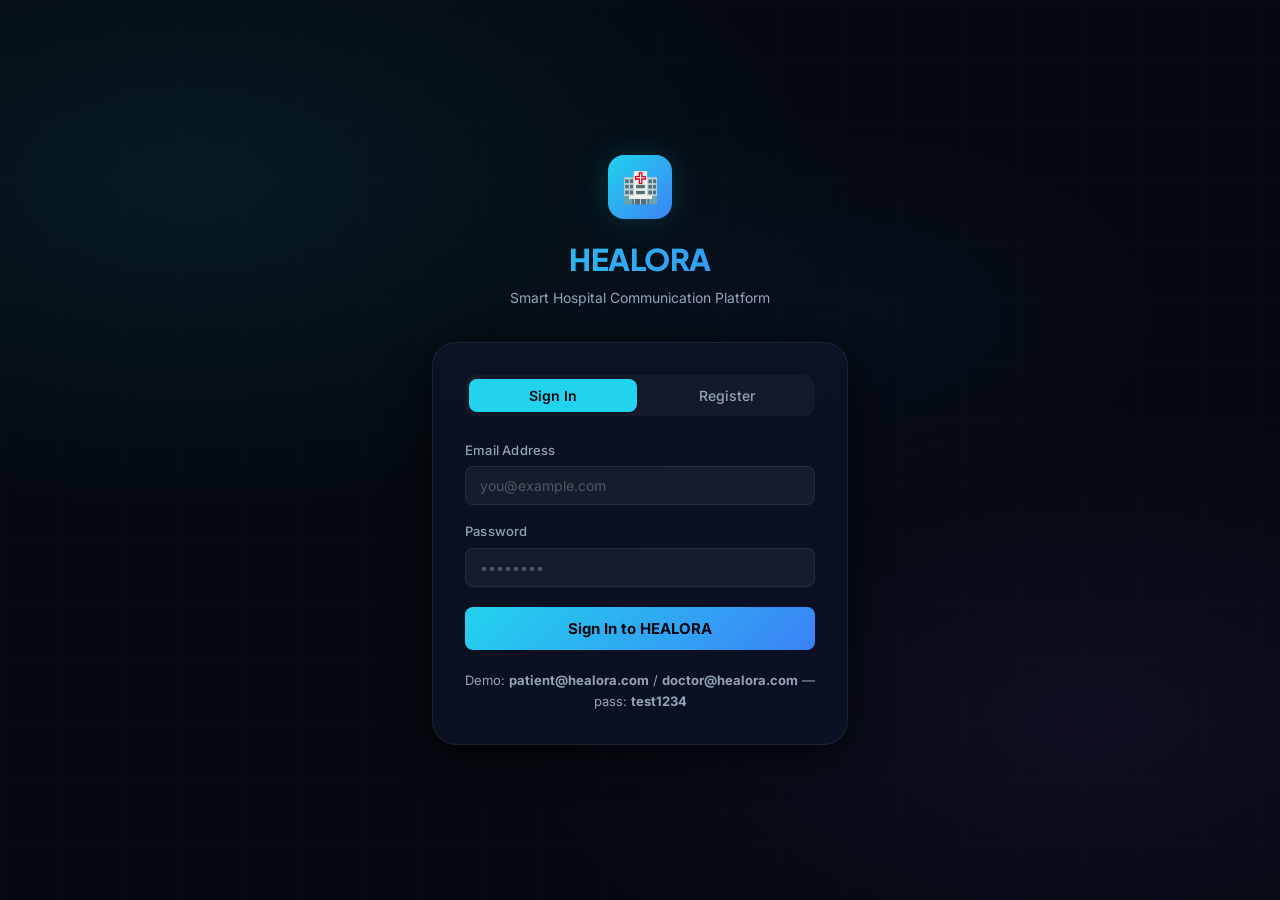
<file: frontend/index.html>
<!DOCTYPE html>
<html lang="en">
<head>
  <meta charset="UTF-8">
  <meta name="viewport" content="width=device-width, initial-scale=1.0">
  <meta name="description" content="HEALORA – Smart Hospital Communication Platform for patients and doctors. Book appointments, consult online, manage health records.">
  <title>HEALORA – Smart Hospital Communication Platform</title>
  <link rel="preconnect" href="https://fonts.googleapis.com">
  <link rel="preconnect" href="https://fonts.gstatic.com" crossorigin>
  <link href="https://fonts.googleapis.com/css2?family=Inter:wght@300;400;500;600;700;800&family=Plus+Jakarta+Sans:wght@400;500;600;700;800&display=swap" rel="stylesheet">
  <link rel="stylesheet" href="style.css">
</head>
<body>

<!-- ════════════════════════════════════════════
     AUTH SCREEN
════════════════════════════════════════════ -->
<div id="auth-screen">
  <div class="auth-bg"></div>
  <div class="auth-grid"></div>
  <div class="auth-container">
    <div class="auth-logo">
      <div class="auth-logo-icon">🏥</div>
      <h1>HEALORA</h1>
      <p>Smart Hospital Communication Platform</p>
    </div>
    <div class="auth-card">
      <div class="auth-tabs">
        <button class="auth-tab active" id="tab-login" onclick="switchAuthTab('login')">Sign In</button>
        <button class="auth-tab" id="tab-register" onclick="switchAuthTab('register')">Register</button>
      </div>

      <!-- LOGIN FORM -->
      <form class="auth-form" id="form-login" onsubmit="handleLogin(event)">
        <div id="login-error" class="auth-error"></div>
        <div class="form-group">
          <label class="form-label">Email Address</label>
          <input type="email" id="login-email" class="form-control" placeholder="you@example.com" required autocomplete="email">
        </div>
        <div class="form-group">
          <label class="form-label">Password</label>
          <input type="password" id="login-password" class="form-control" placeholder="••••••••" required autocomplete="current-password">
        </div>
        <button type="submit" class="auth-submit" id="btn-login">Sign In to HEALORA</button>
        <p class="text-sm text-muted" style="text-align:center;margin-top:4px;">
          Demo: <strong>patient@healora.com</strong> / <strong>doctor@healora.com</strong> — pass: <strong>test1234</strong>
        </p>
      </form>

      <!-- REGISTER FORM -->
      <form class="auth-form hidden" id="form-register" onsubmit="handleRegister(event)">
        <div id="register-error" class="auth-error"></div>
        <div class="form-row">
          <div class="form-group">
            <label class="form-label">First Name</label>
            <input type="text" id="reg-fname" class="form-control" placeholder="Arjun" required>
          </div>
          <div class="form-group">
            <label class="form-label">Last Name</label>
            <input type="text" id="reg-lname" class="form-control" placeholder="Sharma" required>
          </div>
        </div>
        <div class="form-group">
          <label class="form-label">Email Address</label>
          <input type="email" id="reg-email" class="form-control" placeholder="you@example.com" required autocomplete="email">
        </div>
        <div class="form-group">
          <label class="form-label">Password</label>
          <input type="password" id="reg-password" class="form-control" placeholder="Min 8 characters" required autocomplete="new-password">
        </div>
        <div class="form-group">
          <label class="form-label">Phone Number</label>
          <input type="tel" id="reg-phone" class="form-control" placeholder="+91 98765 43210">
        </div>
        <div class="form-group">
          <label class="form-label">I am a</label>
          <select id="reg-role" class="form-control" onchange="toggleDoctorFields()">
            <option value="PATIENT">Patient</option>
            <option value="DOCTOR">Doctor</option>
          </select>
        </div>
        <!-- Doctor-only fields -->
        <div class="doctor-fields" id="doctor-fields">
          <div class="form-group">
            <label class="form-label">Medical License Number</label>
            <input type="text" id="reg-license" class="form-control" placeholder="MCI-XXXX-XXXX">
          </div>
          <div class="form-group">
            <label class="form-label">Specialization</label>
            <input type="text" id="reg-spec" class="form-control" placeholder="e.g. Cardiology">
          </div>
          <div class="form-group">
            <label class="form-label">Department</label>
            <input type="text" id="reg-dept" class="form-control" placeholder="e.g. Cardiac Sciences">
          </div>
          <div class="form-group">
            <label class="form-label">Years of Experience</label>
            <input type="number" id="reg-exp" class="form-control" placeholder="5" min="0" max="60">
          </div>
        </div>
        <button type="submit" class="auth-submit" id="btn-register">Create Account</button>
      </form>
    </div>
  </div>
</div>

<!-- ════════════════════════════════════════════
     APP SHELL (shown after login)
════════════════════════════════════════════ -->
<div id="app-shell" class="hidden">

  <!-- Mobile overlay -->
  <div class="sidebar-overlay" id="sidebar-overlay" onclick="closeSidebar()"></div>

  <!-- ── SIDEBAR ── -->
  <aside class="sidebar" id="sidebar">
    <a class="sidebar-logo" href="#">
      <div class="sidebar-logo-icon">🏥</div>
      <span class="sidebar-logo-text">HEALORA</span>
    </a>
    <div class="sidebar-user">
      <div class="sidebar-user-name" id="sb-user-name">Loading...</div>
      <span class="sidebar-user-role role-patient" id="sb-user-role">Patient</span>
    </div>
    <nav class="sidebar-nav" id="sidebar-nav">
      <!-- nav items injected by JS based on role -->
    </nav>
    <div class="sidebar-footer">
      <button class="sidebar-logout" onclick="handleLogout()">
        <span>🚪</span> Sign Out
      </button>
    </div>
  </aside>

  <!-- ── MAIN CONTENT ── -->
  <div class="main-content">
    <!-- Topbar -->
    <header class="topbar">
      <div class="topbar-left">
        <button class="hamburger-btn" id="hamburger-btn" onclick="toggleSidebar()">
          <span></span><span></span><span></span>
        </button>
        <div class="topbar-title" id="topbar-title">Dashboard</div>
      </div>
      <div class="topbar-actions">
        <button class="topbar-notif-btn" id="notif-btn" onclick="navigateTo('notifications')" title="Notifications">
          🔔
          <span class="notif-dot" id="notif-dot"></span>
        </button>
        <div class="topbar-avatar" id="topbar-avatar">—</div>
      </div>
    </header>

    <!-- Content Area -->
    <main class="content-area" id="content-area">

      <!-- ══ PATIENT SECTIONS ══ -->

      <!-- Dashboard (Patient) -->
      <section class="section" id="sec-dashboard" data-title="Dashboard">
        <div class="section-header">
          <div>
            <div class="section-title" id="dash-greeting">Good morning 👋</div>
            <div class="section-sub">Here's your health overview for today.</div>
          </div>
          <button class="btn btn-primary" onclick="navigateTo('book-appointment')">
            📅 Book Appointment
          </button>
        </div>
        <div class="stats-grid" id="patient-stats">
          <div class="stat-card c">
            <div class="stat-label">Upcoming Appointments</div>
            <div class="stat-value" id="st-upcoming">—</div>
            <div class="stat-desc">Scheduled</div>
            <div class="stat-icon">📅</div>
          </div>
          <div class="stat-card b">
            <div class="stat-label">Total Appointments</div>
            <div class="stat-value" id="st-total-appt">—</div>
            <div class="stat-desc">All time</div>
            <div class="stat-icon">🗂️</div>
          </div>
          <div class="stat-card g">
            <div class="stat-label">Health Queries</div>
            <div class="stat-value" id="st-queries">—</div>
            <div class="stat-desc">Sent</div>
            <div class="stat-icon">💬</div>
          </div>
          <div class="stat-card p">
            <div class="stat-label">Prescriptions</div>
            <div class="stat-value" id="st-prescriptions">—</div>
            <div class="stat-desc">Active</div>
            <div class="stat-icon">💊</div>
          </div>
        </div>
        <div class="grid-2">
          <div class="card">
            <div class="card-header">
              <div class="card-title">Upcoming Appointments</div>
              <button class="btn btn-sm btn-secondary" onclick="navigateTo('appointments')">View All</button>
            </div>
            <div id="dash-appt-list"><div class="loading-state"><div class="spinner"></div></div></div>
          </div>
          <div class="card">
            <div class="card-header">
              <div class="card-title">Recent Health Queries</div>
              <button class="btn btn-sm btn-secondary" onclick="navigateTo('queries')">View All</button>
            </div>
            <div id="dash-query-list"><div class="loading-state"><div class="spinner"></div></div></div>
          </div>
        </div>
      </section>

      <!-- Doctor Dashboard -->
      <section class="section" id="sec-doctor-dashboard" data-title="Doctor Dashboard">
        <div class="section-header">
          <div>
            <div class="section-title" id="doc-dash-greeting">Good morning, Doctor 👨‍⚕️</div>
            <div class="section-sub">Your practice overview for today.</div>
          </div>
          <div id="approval-banner-wrap"></div>
        </div>
        <div class="stats-grid">
          <div class="stat-card c">
            <div class="stat-label">Today's Appointments</div>
            <div class="stat-value" id="doc-today">—</div>
            <div class="stat-desc">Scheduled today</div>
            <div class="stat-icon">📅</div>
          </div>
          <div class="stat-card b">
            <div class="stat-label">Pending Queries</div>
            <div class="stat-value" id="doc-pending-q">—</div>
            <div class="stat-desc">Awaiting response</div>
            <div class="stat-icon">💬</div>
          </div>
          <div class="stat-card g">
            <div class="stat-label">Total Patients</div>
            <div class="stat-value" id="doc-patients">—</div>
            <div class="stat-desc">Served</div>
            <div class="stat-icon">👥</div>
          </div>
          <div class="stat-card p">
            <div class="stat-label">Total Appointments</div>
            <div class="stat-value" id="doc-total-appt">—</div>
            <div class="stat-desc">All time</div>
            <div class="stat-icon">🗂️</div>
          </div>
        </div>
        <div class="grid-2">
          <div class="card">
            <div class="card-header">
              <div class="card-title">Today's Schedule</div>
              <button class="btn btn-sm btn-secondary" onclick="navigateTo('doctor-appointments')">View All</button>
            </div>
            <div id="doc-appt-list"><div class="loading-state"><div class="spinner"></div></div></div>
          </div>
          <div class="card">
            <div class="card-header">
              <div class="card-title">Patient Queries</div>
              <button class="btn btn-sm btn-secondary" onclick="navigateTo('doctor-queries')">View All</button>
            </div>
            <div id="doc-query-list"><div class="loading-state"><div class="spinner"></div></div></div>
          </div>
        </div>
      </section>

      <!-- Find Doctors -->
      <section class="section" id="sec-find-doctors" data-title="Find Doctors">
        <div class="section-header">
          <div>
            <div class="section-title">Find a Doctor</div>
            <div class="section-sub">Search specialists and book appointments instantly.</div>
          </div>
        </div>
        <div class="card mb">
          <div class="search-bar">
            <div class="search-wrap">
              <span class="search-ic">🔍</span>
              <input type="text" class="search-input" id="doctor-search" placeholder="Search by name or specialization…" oninput="filterDoctors()">
            </div>
            <select class="filter-sel" id="dept-filter" onchange="filterDoctors()">
              <option value="">All Departments</option>
            </select>
            <select class="filter-sel" id="avail-filter" onchange="filterDoctors()">
              <option value="">Any Availability</option>
              <option value="available">Available Now</option>
            </select>
          </div>
        </div>
        <div class="grid-auto" id="doctors-grid">
          <div class="loading-state" style="grid-column:1/-1"><div class="spinner"></div><p>Loading doctors…</p></div>
        </div>
      </section>

      <!-- Book Appointment -->
      <section class="section" id="sec-book-appointment" data-title="Book Appointment">
        <div class="section-header">
          <div>
            <div class="section-title">Book an Appointment</div>
            <div class="section-sub">Select a doctor, date and preferred time slot.</div>
          </div>
          <button class="btn btn-secondary" onclick="navigateTo('appointments')">← My Appointments</button>
        </div>
        <div class="grid-2">
          <div class="card">
            <div class="card-header"><div class="card-title">1. Select Doctor</div></div>
            <div class="form-group" style="margin-bottom:16px">
              <label class="form-label">Search Doctor</label>
              <input type="text" class="form-control" id="book-doc-search" placeholder="Name or specialization…" oninput="filterBookDoctors()">
            </div>
            <div id="book-doc-list" style="max-height:320px;overflow-y:auto;display:flex;flex-direction:column;gap:10px;"></div>
            <div class="form-group" style="margin-top:16px;">
              <label class="form-label">Selected Doctor</label>
              <div id="selected-doc-display" class="info-box">No doctor selected yet.</div>
            </div>
          </div>
          <div class="card">
            <div class="card-header"><div class="card-title">2. Choose Date & Time</div></div>
            <div class="form-group">
              <label class="form-label">Appointment Date</label>
              <input type="date" class="form-control" id="appt-date" onchange="loadSlots()" min="">
            </div>
            <div class="form-group">
              <label class="form-label">Available Slots</label>
              <div class="slot-grid" id="slot-grid"><p class="text-muted text-sm">Select a doctor and date first.</p></div>
            </div>
            <div class="form-group" style="margin-top:16px">
              <label class="form-label">Appointment Type</label>
              <select class="form-control" id="appt-type">
                <option value="IN_PERSON">In-Person Consultation</option>
                <option value="ONLINE">Online / Video Call</option>
                <option value="EMERGENCY">Emergency</option>
                <option value="FOLLOW_UP">Follow-Up</option>
              </select>
            </div>
            <div class="form-group">
              <label class="form-label">Reason for Visit</label>
              <textarea class="form-control" id="appt-reason" rows="3" placeholder="Briefly describe your concern…"></textarea>
            </div>
            <div style="margin-top:8px;display:flex;gap:10px;flex-wrap:wrap;">
              <button class="btn btn-primary" id="btn-book-appt" onclick="submitBooking()" disabled>📅 Confirm Booking</button>
              <button class="btn btn-secondary" onclick="resetBookingForm()">Reset</button>
            </div>
          </div>
        </div>
      </section>

      <!-- My Appointments (Patient) -->
      <section class="section" id="sec-appointments" data-title="My Appointments">
        <div class="section-header">
          <div>
            <div class="section-title">My Appointments</div>
            <div class="section-sub">Track and manage all your appointments.</div>
          </div>
          <button class="btn btn-primary" onclick="navigateTo('book-appointment')">📅 Book New</button>
        </div>
        <div class="card mb">
          <div class="search-bar">
            <div class="search-wrap">
              <span class="search-ic">🔍</span>
              <input type="text" class="search-input" id="appt-search" placeholder="Search appointments…" oninput="filterAppointments()">
            </div>
            <select class="filter-sel" id="appt-status-filter" onchange="filterAppointments()">
              <option value="">All Status</option>
              <option value="PENDING">Pending</option>
              <option value="CONFIRMED">Confirmed</option>
              <option value="COMPLETED">Completed</option>
              <option value="CANCELLED">Cancelled</option>
            </select>
          </div>
        </div>
        <div class="card">
          <div class="table-wrap">
            <table>
              <thead><tr>
                <th>Doctor</th><th>Date & Time</th><th>Type</th>
                <th>Reason</th><th>Status</th><th>Actions</th>
              </tr></thead>
              <tbody id="appt-tbody">
                <tr><td colspan="6"><div class="loading-state"><div class="spinner"></div></div></td></tr>
              </tbody>
            </table>
          </div>
        </div>
      </section>

      <!-- My Health Queries (Patient) -->
      <section class="section" id="sec-queries" data-title="Health Queries">
        <div class="section-header">
          <div>
            <div class="section-title">Health Queries</div>
            <div class="section-sub">Send questions to your doctor and receive expert replies.</div>
          </div>
          <button class="btn btn-primary" onclick="openQueryModal()">✉️ New Query</button>
        </div>
        <div id="queries-list">
          <div class="loading-state"><div class="spinner"></div><p>Loading queries…</p></div>
        </div>
      </section>

      <!-- Medical Records -->
      <section class="section" id="sec-records" data-title="Medical Records">
        <div class="section-header">
          <div>
            <div class="section-title">Medical Records</div>
            <div class="section-sub">Your prescriptions, lab results and health history.</div>
          </div>
        </div>
        <div class="grid-2">
          <div class="card">
            <div class="card-header">
              <div class="card-title">💊 Prescriptions</div>
            </div>
            <div id="prescriptions-list"><div class="loading-state"><div class="spinner"></div></div></div>
          </div>
          <div class="card">
            <div class="card-header">
              <div class="card-title">🧪 Lab Results</div>
            </div>
            <div id="lab-results-list"><div class="loading-state"><div class="spinner"></div></div></div>
          </div>
        </div>
      </section>

      <!-- Patient Profile -->
      <section class="section" id="sec-profile" data-title="My Profile">
        <div class="section-header">
          <div class="section-title">My Profile</div>
        </div>
        <div class="profile-hero">
          <div class="profile-avatar-lg" id="profile-avatar-lg">—</div>
          <div class="profile-info">
            <h2 id="profile-full-name">Loading…</h2>
            <p id="profile-email-display">—</p>
            <p class="text-sm text-muted" style="margin-top:4px" id="profile-phone-display">—</p>
          </div>
        </div>
        <div class="grid-2">
          <div class="card">
            <div class="card-header">
              <div class="card-title">Personal Information</div>
              <button class="btn btn-sm btn-secondary" onclick="openEditProfileModal()">✏️ Edit</button>
            </div>
            <div class="detail-grid" id="personal-info-grid">
              <div class="loading-state"><div class="spinner"></div></div>
            </div>
          </div>
          <div class="card">
            <div class="card-header">
              <div class="card-title">Health Information</div>
              <button class="btn btn-sm btn-secondary" onclick="openEditHealthModal()">✏️ Edit</button>
            </div>
            <div class="detail-grid" id="health-info-grid">
              <div class="loading-state"><div class="spinner"></div></div>
            </div>
          </div>
        </div>
      </section>

      <!-- ══ DOCTOR SECTIONS ══ -->

      <!-- Doctor Appointments -->
      <section class="section" id="sec-doctor-appointments" data-title="Appointments">
        <div class="section-header">
          <div>
            <div class="section-title">Appointment Management</div>
            <div class="section-sub">Review, confirm, or cancel patient appointments.</div>
          </div>
          <div class="search-bar">
            <select class="filter-sel" id="doc-appt-filter" onchange="filterDocAppointments()">
              <option value="">All Status</option>
              <option value="PENDING">Pending</option>
              <option value="CONFIRMED">Confirmed</option>
              <option value="COMPLETED">Completed</option>
              <option value="CANCELLED">Cancelled</option>
            </select>
          </div>
        </div>
        <div class="card">
          <div class="table-wrap">
            <table>
              <thead><tr>
                <th>Patient</th><th>Date & Time</th><th>Type</th>
                <th>Reason</th><th>Status</th><th>Actions</th>
              </tr></thead>
              <tbody id="doc-appt-tbody">
                <tr><td colspan="6"><div class="loading-state"><div class="spinner"></div></div></td></tr>
              </tbody>
            </table>
          </div>
        </div>
      </section>

      <!-- Doctor Queries -->
      <section class="section" id="sec-doctor-queries" data-title="Patient Queries">
        <div class="section-header">
          <div>
            <div class="section-title">Patient Health Queries</div>
            <div class="section-sub">Review and respond to patient health questions.</div>
          </div>
          <select class="filter-sel" id="query-status-filter" onchange="filterDocQueries()">
            <option value="">All Queries</option>
            <option value="SUBMITTED">Submitted</option>
            <option value="ASSIGNED">Assigned</option>
            <option value="RESOLVED">Resolved</option>
          </select>
        </div>
        <div id="doc-queries-list">
          <div class="loading-state"><div class="spinner"></div><p>Loading queries…</p></div>
        </div>
      </section>

      <!-- Doctor Profile -->
      <section class="section" id="sec-doctor-profile" data-title="Doctor Profile">
        <div class="section-header">
          <div class="section-title">Doctor Profile</div>
        </div>
        <div class="profile-hero">
          <div class="profile-avatar-lg" id="doc-profile-avatar">—</div>
          <div class="profile-info">
            <h2 id="doc-profile-name">Loading…</h2>
            <p id="doc-profile-spec" style="color:var(--cyan);font-weight:600">—</p>
            <p class="text-sm text-muted" id="doc-profile-dept">—</p>
          </div>
        </div>
        <div class="grid-2">
          <div class="card">
            <div class="card-header">
              <div class="card-title">Professional Details</div>
              <button class="btn btn-sm btn-secondary" onclick="openEditDocProfileModal()">✏️ Edit</button>
            </div>
            <div class="detail-grid" id="doc-details-grid">
              <div class="loading-state"><div class="spinner"></div></div>
            </div>
          </div>
          <div class="card">
            <div class="card-header">
              <div class="card-title">Weekly Availability</div>
              <button class="btn btn-sm btn-primary" onclick="openAvailabilityModal()">⚙️ Manage</button>
            </div>
            <div id="avail-display">
              <div class="loading-state"><div class="spinner"></div></div>
            </div>
          </div>
        </div>
      </section>

      <!-- Notifications -->
      <section class="section" id="sec-notifications" data-title="Notifications">
        <div class="section-header">
          <div class="section-title">Notifications</div>
          <button class="btn btn-sm btn-secondary" onclick="markAllRead()">✓ Mark All Read</button>
        </div>
        <div class="card" style="padding:0;overflow:hidden">
          <div id="notif-list">
            <div class="loading-state"><div class="spinner"></div></div>
          </div>
        </div>
      </section>

    </main><!-- /content-area -->
  </div><!-- /main-content -->
</div><!-- /app-shell -->

<!-- ════════════════════════════════════════════
     MODALS
════════════════════════════════════════════ -->

<!-- New Query Modal -->
<div class="modal-overlay" id="modal-query">
  <div class="modal">
    <div class="modal-header">
      <div class="modal-title">Submit Health Query</div>
      <button class="modal-close" onclick="closeModal('modal-query')">✕</button>
    </div>
    <div class="modal-form">
      <div class="form-group">
        <label class="form-label">Title / Subject</label>
        <input type="text" class="form-control" id="q-title" placeholder="Brief title for your query…">
      </div>
      <div class="form-group">
        <label class="form-label">Assign to Doctor (optional)</label>
        <select class="form-control" id="q-doctor">
          <option value="">— Auto assign —</option>
        </select>
      </div>
      <div class="form-group">
        <label class="form-label">Priority</label>
        <select class="form-control" id="q-priority">
          <option value="LOW">Low</option>
          <option value="MEDIUM" selected>Medium</option>
          <option value="HIGH">High</option>
          <option value="EMERGENCY">Emergency</option>
        </select>
      </div>
      <div class="form-group">
        <label class="form-label">Describe your health concern</label>
        <textarea class="form-control" id="q-body" rows="5" placeholder="Describe your symptoms, concerns or questions in detail…"></textarea>
      </div>
      <div class="modal-actions">
        <button class="btn btn-secondary" onclick="closeModal('modal-query')">Cancel</button>
        <button class="btn btn-primary" onclick="submitQuery()">✉️ Submit Query</button>
      </div>
    </div>
  </div>
</div>

<!-- Doctor Reply Modal -->
<div class="modal-overlay" id="modal-reply">
  <div class="modal">
    <div class="modal-header">
      <div class="modal-title">Reply to Patient Query</div>
      <button class="modal-close" onclick="closeModal('modal-reply')">✕</button>
    </div>
    <div class="modal-form">
      <div id="reply-query-preview" class="ai-box" style="margin-bottom:8px;"></div>
      <div class="form-group">
        <label class="form-label">Your Medical Response</label>
        <textarea class="form-control" id="reply-body" rows="5" placeholder="Provide your medical advice or response…"></textarea>
      </div>
      <div class="form-group">
        <label class="form-label">Update Status</label>
        <select class="form-control" id="reply-status">
          <option value="ASSIGNED">Assigned (In Progress)</option>
          <option value="RESOLVED">Resolved</option>
          <option value="REVIEWED">Reviewed</option>
        </select>
      </div>
      <div class="modal-actions">
        <button class="btn btn-secondary" onclick="closeModal('modal-reply')">Cancel</button>
        <button class="btn btn-primary" onclick="submitReply()">💬 Send Reply</button>
      </div>
    </div>
  </div>
</div>

<!-- Edit Patient Profile Modal -->
<div class="modal-overlay" id="modal-edit-profile">
  <div class="modal">
    <div class="modal-header">
      <div class="modal-title">Edit Profile</div>
      <button class="modal-close" onclick="closeModal('modal-edit-profile')">✕</button>
    </div>
    <div class="modal-form">
      <div class="form-row">
        <div class="form-group">
          <label class="form-label">First Name</label>
          <input type="text" class="form-control" id="ep-fname">
        </div>
        <div class="form-group">
          <label class="form-label">Last Name</label>
          <input type="text" class="form-control" id="ep-lname">
        </div>
      </div>
      <div class="form-group">
        <label class="form-label">Phone</label>
        <input type="tel" class="form-control" id="ep-phone">
      </div>
      <div class="form-group">
        <label class="form-label">Address</label>
        <input type="text" class="form-control" id="ep-address">
      </div>
      <div class="form-group">
        <label class="form-label">Date of Birth</label>
        <input type="date" class="form-control" id="ep-dob">
      </div>
      <div class="form-group">
        <label class="form-label">Gender</label>
        <select class="form-control" id="ep-gender">
          <option value="MALE">Male</option>
          <option value="FEMALE">Female</option>
          <option value="OTHER">Other</option>
          <option value="PREFER_NOT_TO_SAY">Prefer not to say</option>
        </select>
      </div>
      <div class="modal-actions">
        <button class="btn btn-secondary" onclick="closeModal('modal-edit-profile')">Cancel</button>
        <button class="btn btn-primary" onclick="saveProfile()">💾 Save Changes</button>
      </div>
    </div>
  </div>
</div>

<!-- Edit Health Info Modal -->
<div class="modal-overlay" id="modal-edit-health">
  <div class="modal">
    <div class="modal-header">
      <div class="modal-title">Edit Health Information</div>
      <button class="modal-close" onclick="closeModal('modal-edit-health')">✕</button>
    </div>
    <div class="modal-form">
      <div class="form-row">
        <div class="form-group">
          <label class="form-label">Blood Type</label>
          <select class="form-control" id="eh-blood">
            <option value="">Unknown</option>
            <option value="A+">A+</option><option value="A-">A-</option>
            <option value="B+">B+</option><option value="B-">B-</option>
            <option value="AB+">AB+</option><option value="AB-">AB-</option>
            <option value="O+">O+</option><option value="O-">O-</option>
          </select>
        </div>
        <div class="form-group">
          <label class="form-label">Height (cm)</label>
          <input type="number" class="form-control" id="eh-height" placeholder="170">
        </div>
      </div>
      <div class="form-row">
        <div class="form-group">
          <label class="form-label">Weight (kg)</label>
          <input type="number" class="form-control" id="eh-weight" placeholder="65">
        </div>
        <div class="form-group">
          <label class="form-label">Emergency Contact</label>
          <input type="tel" class="form-control" id="eh-emergency" placeholder="+91…">
        </div>
      </div>
      <div class="form-group">
        <label class="form-label">Allergies</label>
        <textarea class="form-control" id="eh-allergies" rows="2" placeholder="List any known allergies…"></textarea>
      </div>
      <div class="form-group">
        <label class="form-label">Chronic Conditions</label>
        <textarea class="form-control" id="eh-conditions" rows="2" placeholder="e.g. Diabetes, Hypertension…"></textarea>
      </div>
      <div class="form-group">
        <label class="form-label">Current Medications</label>
        <textarea class="form-control" id="eh-meds" rows="2" placeholder="List current medications…"></textarea>
      </div>
      <div class="modal-actions">
        <button class="btn btn-secondary" onclick="closeModal('modal-edit-health')">Cancel</button>
        <button class="btn btn-primary" onclick="saveHealthInfo()">💾 Save Changes</button>
      </div>
    </div>
  </div>
</div>

<!-- Edit Doctor Profile Modal -->
<div class="modal-overlay" id="modal-edit-doc-profile">
  <div class="modal">
    <div class="modal-header">
      <div class="modal-title">Edit Doctor Profile</div>
      <button class="modal-close" onclick="closeModal('modal-edit-doc-profile')">✕</button>
    </div>
    <div class="modal-form">
      <div class="form-group">
        <label class="form-label">Specialization</label>
        <input type="text" class="form-control" id="edp-spec">
      </div>
      <div class="form-group">
        <label class="form-label">Department</label>
        <input type="text" class="form-control" id="edp-dept">
      </div>
      <div class="form-group">
        <label class="form-label">Consultation Fee (₹)</label>
        <input type="number" class="form-control" id="edp-fee" min="0">
      </div>
      <div class="form-group">
        <label class="form-label">Years of Experience</label>
        <input type="number" class="form-control" id="edp-exp" min="0">
      </div>
      <div class="form-group">
        <label class="form-label">Bio / About</label>
        <textarea class="form-control" id="edp-bio" rows="4" placeholder="Brief professional bio…"></textarea>
      </div>
      <div class="form-group">
        <label class="form-label">Languages Spoken</label>
        <input type="text" class="form-control" id="edp-langs" placeholder="English, Hindi, Tamil…">
      </div>
      <div class="modal-actions">
        <button class="btn btn-secondary" onclick="closeModal('modal-edit-doc-profile')">Cancel</button>
        <button class="btn btn-primary" onclick="saveDocProfile()">💾 Save Changes</button>
      </div>
    </div>
  </div>
</div>

<!-- Availability Modal -->
<div class="modal-overlay" id="modal-availability">
  <div class="modal" style="max-width:640px">
    <div class="modal-header">
      <div class="modal-title">Manage Availability</div>
      <button class="modal-close" onclick="closeModal('modal-availability')">✕</button>
    </div>
    <div id="avail-form-body">
      <div class="loading-state"><div class="spinner"></div></div>
    </div>
    <div class="modal-actions">
      <button class="btn btn-secondary" onclick="closeModal('modal-availability')">Cancel</button>
      <button class="btn btn-primary" onclick="saveAvailability()">💾 Save Schedule</button>
    </div>
  </div>
</div>

<!-- Appointment Detail Modal -->
<div class="modal-overlay" id="modal-appt-detail">
  <div class="modal">
    <div class="modal-header">
      <div class="modal-title" id="appt-detail-title">Appointment Details</div>
      <button class="modal-close" onclick="closeModal('modal-appt-detail')">✕</button>
    </div>
    <div id="appt-detail-body"></div>
  </div>
</div>

<!-- Toast container -->
<div class="toast-container" id="toast-container"></div>

<script src="script.js"></script>
</body>
</html>
</file>
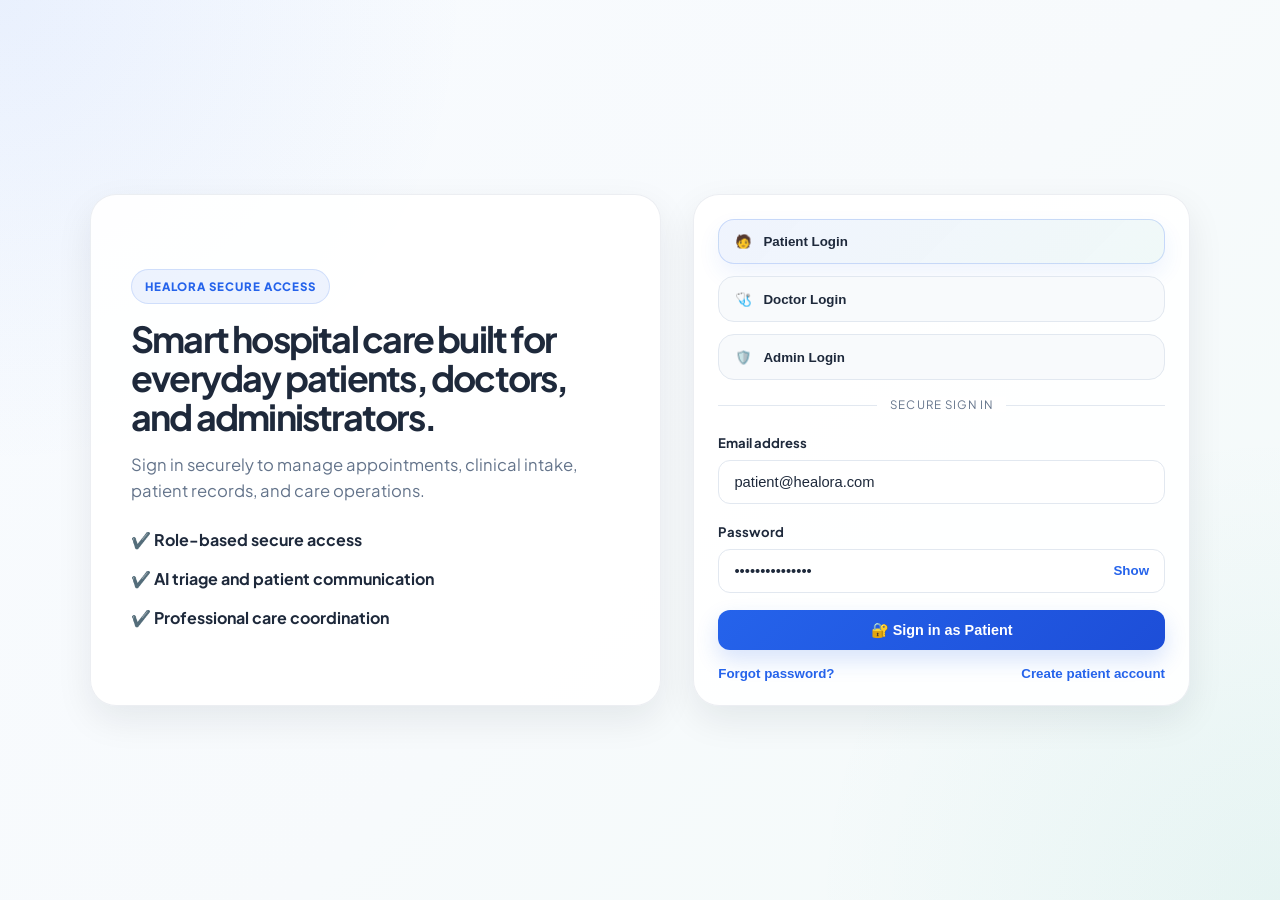
<file: static/index.html>
<!DOCTYPE html>
<html lang="en">
<head>
  <meta charset="UTF-8">
  <meta name="viewport" content="width=device-width, initial-scale=1.0">
  <title>HEALORA - Smart Hospital Communication & AI Clinical Workflows</title>
  <meta name="description" content="AI-assisted triage, doctor-in-the-loop workflows, appointments, and hospital communication platform.">
  
  <!-- Google Fonts -->
  <link rel="preconnect" href="https://fonts.googleapis.com">
  <link rel="preconnect" href="https://fonts.gstatic.com" crossorigin>
  <link href="https://fonts.googleapis.com/css2?family=Plus+Jakarta+Sans:wght@400;500;600;700;800&display=swap" rel="stylesheet">
  
  <link rel="stylesheet" href="/static/css/styles.css">
</head>
<body>

  <div id="auth-screen" class="auth-page">
    <div class="auth-shell">
      <div class="auth-hero">
        <div class="auth-badge">HEALORA Secure Access</div>
        <h1>Smart hospital care built for everyday patients, doctors, and administrators.</h1>
        <p>Sign in securely to manage appointments, clinical intake, patient records, and care operations.</p>

        <ul class="auth-feature-list">
          <li>✔️ Role-based secure access</li>
          <li>✔️ AI triage and patient communication</li>
          <li>✔️ Professional care coordination</li>
        </ul>
      </div>

      <div class="auth-card">
        <div class="auth-role-grid">
          <button class="auth-role active" type="button" data-role="PATIENT">
            <span>🧑</span>
            <span>Patient Login</span>
          </button>
          <button class="auth-role" type="button" data-role="DOCTOR">
            <span>🩺</span>
            <span>Doctor Login</span>
          </button>
          <button class="auth-role" type="button" data-role="ADMIN">
            <span>🛡️</span>
            <span>Admin Login</span>
          </button>
        </div>

        <div class="auth-divider"><span>Secure sign in</span></div>

        <form id="form-role-login" novalidate>
          <div id="auth-message" class="auth-message" aria-live="polite"></div>

          <div class="form-group">
            <label class="form-label" for="login-email">Email address</label>
            <input type="email" id="login-email" class="form-input" placeholder="name@healora.com" autocomplete="email" required>
          </div>

          <div class="form-group">
            <label class="form-label" for="login-password">Password</label>
            <div class="password-field">
              <input type="password" id="login-password" class="form-input" placeholder="Enter your password" autocomplete="current-password" required>
              <button type="button" class="password-toggle" id="btn-toggle-password" aria-label="Show or hide password">Show</button>
            </div>
          </div>

          <button type="submit" class="btn btn-primary btn-block" id="btn-login-role">
            <span>🔐 Sign in</span>
          </button>

          <div class="auth-links">
            <button type="button" class="text-button" id="btn-forgot-password">Forgot password?</button>
            <button type="button" class="text-button" id="btn-create-account">Create patient account</button>
          </div>
        </form>

        <form id="form-role-register" class="hidden" novalidate>
          <div class="form-group">
            <label class="form-label" for="register-full-name">Full name</label>
            <input type="text" id="register-full-name" class="form-input" placeholder="Your full name" required>
          </div>

          <div class="form-group">
            <label class="form-label" for="register-email">Email address</label>
            <input type="email" id="register-email" class="form-input" placeholder="you@example.com" required>
          </div>

          <div class="form-group">
            <label class="form-label" for="register-phone">Phone number</label>
            <input type="tel" id="register-phone" class="form-input" placeholder="+1 555 123 4567" required>
          </div>

          <div class="form-group">
            <label class="form-label" for="register-password">Password</label>
            <input type="password" id="register-password" class="form-input" placeholder="Create a secure password" required>
          </div>

          <button type="submit" class="btn btn-primary btn-block">
            <span>✅ Create account</span>
          </button>

          <div class="auth-links">
            <button type="button" class="text-button" id="btn-back-to-login">Back to login</button>
          </div>
        </form>
      </div>
    </div>
  </div>

  <div id="app-shell" class="hidden">
    <!-- Top Header Navigation -->
    <header class="app-header">
      <div style="display: flex; align-items: center; gap: 1.5rem;">
        <a href="/" class="brand" id="brand-logo">
          <div class="brand-icon">H</div>
          <div>
            <span class="brand-title">HEALORA</span>
            <span class="brand-badge">Clinical AI v1.0</span>
          </div>
        </a>
        
        <!-- Role Persona Switcher -->
        <div class="role-pills" id="role-selector-bar">
          <button class="role-pill active" id="btn-role-patient" onclick="switchPersona('PATIENT')">
            <span>🧑 Patient</span>
          </button>
          <button class="role-pill" id="btn-role-doctor" onclick="switchPersona('DOCTOR')">
            <span>🩺 Doctor</span>
          </button>
          <button class="role-pill" id="btn-role-admin" onclick="switchPersona('ADMIN')">
            <span>🛡️ Hospital Admin</span>
          </button>
        </div>
      </div>

      <div class="header-actions">
        <div class="user-badge" id="current-user-badge">
          <div class="user-avatar" id="user-avatar-initials">JD</div>
          <div>
            <div style="font-weight: 700; font-size: 0.85rem;" id="user-display-name">John Doe</div>
            <div style="font-size: 0.72rem; color: var(--text-muted);" id="user-display-role">Patient Portal</div>
          </div>
        </div>

        <button type="button" class="btn btn-secondary btn-sm" id="btn-open-settings">⚙️ Settings</button>
        <button type="button" class="btn btn-secondary btn-sm" id="btn-logout">Logout</button>
        
        <a href="/docs" target="_blank" class="api-link" id="link-swagger-docs" title="Interactive Swagger API Documentation">
          <span>📖 OpenAPI Docs</span>
        </a>
      </div>
    </header>

    <!-- Main Container -->
    <main class="app-container">
    
    <!-- Navigation Tabs per Persona -->
    <nav class="portal-tabs" id="portal-tab-bar">
      <!-- Injected dynamically by JS -->
    </nav>

    <!-- ==================== VIEW 1: PATIENT PORTAL ==================== -->
    <section id="view-patient-portal">
      
      <!-- Tab Content: AI Triage & Symptom Checker -->
      <div id="patient-tab-triage" class="tab-pane">
        <div class="grid-2">
          
          <!-- Submit Symptom Query -->
          <div class="card">
            <div class="card-header">
              <div>
                <h2 class="card-title" id="triage-form-title">⚡ AI Symptom Triage & Clinical Intake</h2>
                <p class="card-subtitle">Submit your symptoms for immediate AI safety evaluation and clinical routing.</p>
              </div>
            </div>

            <form id="form-patient-triage" onsubmit="handleTriageSubmit(event)">
              <div class="form-group">
                <label class="form-label" for="input-query-title">Chief Complaint / Summary</label>
                <input type="text" id="input-query-title" class="form-input" placeholder="e.g., Sudden chest tightness after jogging, or persistent high fever" required>
              </div>

              <div class="form-group">
                <label class="form-label" for="input-query-desc">Detailed Symptoms & Timeline</label>
                <textarea id="input-query-desc" class="form-textarea" rows="4" placeholder="Describe when it started, severity, triggers, and any medications taken..." required></textarea>
              </div>

              <div style="display: flex; gap: 1rem; align-items: center; margin-top: 1rem;">
                <button type="submit" class="btn btn-primary" id="btn-submit-triage">
                  <span>✨ Run AI Triage & Route to Doctor</span>
                </button>
                <span id="triage-spinner" style="display: none; font-size: 0.85rem; color: var(--primary);">Analyzing symptoms...</span>
              </div>
            </form>

            <div class="disclaimer-banner">
              <strong>Clinical Guardrail:</strong> AI responses do not replace licensed medical advice or emergency care. In an acute emergency, dial your local emergency services (911/112) immediately.
            </div>
          </div>

          <!-- Live AI Assessment Card -->
          <div class="card" id="card-ai-assessment">
            <div class="card-header">
              <div>
                <h2 class="card-title">🤖 AI Clinical Assessment & Handoff</h2>
                <p class="card-subtitle">Real-time evaluation generated by the Healora Safety Engine.</p>
              </div>
              <span id="triage-urgency-badge" class="badge badge-medium">Awaiting Input</span>
            </div>

            <div id="ai-assessment-placeholder" style="text-align: center; padding: 3rem 1rem; color: var(--text-dim);">
              <div style="font-size: 2.5rem; margin-bottom: 0.5rem;">🩺</div>
              <p>Submit your symptoms on the left to see instant department classification, urgency triage, and physician handoff.</p>
            </div>

            <div id="ai-assessment-result" style="display: none;">
              <div class="ai-triage-box">
                <div class="ai-triage-header">
                  <div class="ai-tag">
                    <span>🛡️ AI Safety Protocol Verified</span>
                  </div>
                  <div id="routed-dept-pill" class="badge badge-medium">General Medicine</div>
                </div>
                <div class="ai-summary-content" id="ai-structured-summary"></div>
              </div>

              <div style="margin-top: 1.25rem;">
                <h4 style="font-size: 0.9rem; margin-bottom: 0.5rem; color: var(--text-muted);">Assigned Clinical Care Team:</h4>
                <div style="display: flex; align-items: center; gap: 0.75rem; background: rgba(255,255,255,0.03); padding: 0.75rem; border-radius: var(--radius-md); border: 1px solid var(--border-subtle);">
                  <div class="user-avatar" style="background: var(--primary);">DR</div>
                  <div>
                    <div style="font-weight: 700; font-size: 0.9rem;" id="assigned-doctor-name">Dr. Sarah Lin (Cardiology)</div>
                    <div style="font-size: 0.75rem; color: var(--emerald);">● Status: Triage Ticket Created & Assigned</div>
                  </div>
                </div>
              </div>
            </div>

          </div>

        </div>

        <!-- Previous Queries Stream -->
        <div class="card" style="margin-top: 1.5rem;">
          <div class="card-header">
            <h3 class="card-title">📜 My Symptom History & Doctor Responses</h3>
            <button class="btn btn-secondary btn-sm" onclick="loadPatientQueries()">🔄 Refresh</button>
          </div>
          <div class="stream-list" id="patient-queries-list">
            <div style="color: var(--text-dim); text-align: center; padding: 2rem;">Loading query history...</div>
          </div>
        </div>

      </div>

      <!-- Tab Content: Appointment Booking -->
      <div id="patient-tab-appointments" class="tab-pane" style="display: none;">
        <div class="grid-2">
          
          <!-- Book Appointment Form -->
          <div class="card">
            <div class="card-header">
              <div>
                <h2 class="card-title">📅 Schedule Consultation</h2>
                <p class="card-subtitle">Book verified clinical time with specialist doctors.</p>
              </div>
            </div>

            <form id="form-book-appointment" onsubmit="handleBookAppointment(event)">
              <div class="form-group">
                <label class="form-label" for="select-doctor">Select Specialist Doctor</label>
                <select id="select-doctor" class="form-select" required onchange="loadDoctorSlots()">
                  <option value="">Select Doctor...</option>
                </select>
              </div>

              <div class="form-group">
                <label class="form-label" for="input-appt-date">Appointment Date</label>
                <input type="date" id="input-appt-date" class="form-input" required onchange="loadDoctorSlots()">
              </div>

              <div class="form-group">
                <label class="form-label" for="select-slot">Available Time Slot</label>
                <select id="select-slot" class="form-select" required>
                  <option value="">Choose a date & doctor first</option>
                </select>
              </div>

              <div class="form-group">
                <label class="form-label" for="input-appt-reason">Reason for Visit</label>
                <input type="text" id="input-appt-reason" class="form-input" placeholder="e.g., Annual cardiology review or follow-up" required>
              </div>

              <button type="submit" class="btn btn-primary btn-block" id="btn-submit-appointment">
                <span>Confirm Appointment Booking</span>
              </button>
            </form>
          </div>

          <!-- Existing Appointments List -->
          <div class="card">
            <div class="card-header">
              <div>
                <h3 class="card-title">🗓️ Upcoming & Past Appointments</h3>
                <p class="card-subtitle">Real-time status tracking and conflict protection.</p>
              </div>
              <button class="btn btn-secondary btn-sm" onclick="loadAppointments()">🔄 Refresh</button>
            </div>
            <div class="stream-list" id="patient-appointments-list">
              <div style="color: var(--text-dim); text-align: center; padding: 2rem;">Loading appointments...</div>
            </div>
          </div>

        </div>
      </div>

      <!-- Tab Content: Prescriptions & Records -->
      <div id="patient-tab-records" class="tab-pane" style="display: none;">
        <div class="grid-2">
          
          <!-- Active Prescriptions -->
          <div class="card">
            <div class="card-header">
              <h3 class="card-title">💊 Active Prescriptions</h3>
              <button class="btn btn-secondary btn-sm" onclick="loadPatientPrescriptions()">🔄 Refresh</button>
            </div>
            <div class="stream-list" id="patient-prescriptions-list">
              <div style="color: var(--text-dim); text-align: center; padding: 2rem;">Loading prescriptions...</div>
            </div>
          </div>

          <!-- Medical Documents -->
          <div class="card">
            <div class="card-header">
              <div>
                <h3 class="card-title">📁 Medical Records & Lab Uploads</h3>
                <p class="card-subtitle">Encrypted health record repository.</p>
              </div>
            </div>
            
            <form id="form-upload-record" onsubmit="handleUploadRecord(event)" style="margin-bottom: 1.5rem;">
              <div class="form-group">
                <label class="form-label" for="input-record-title">Document Title</label>
                <input type="text" id="input-record-title" class="form-input" placeholder="e.g., Resting ECG Scan or Blood Report" required>
              </div>
              <div class="form-group">
                <label class="form-label" for="select-record-type">Record Category</label>
                <select id="select-record-type" class="form-select">
                  <option value="LAB_REPORT">Lab Report</option>
                  <option value="IMAGING">Imaging / X-Ray / Scan</option>
                  <option value="DISCHARGE_SUMMARY">Discharge Summary</option>
                  <option value="OTHER">Other Health Document</option>
                </select>
              </div>
              <div class="form-group">
                <label class="form-label" for="input-record-file">Select File (PDF, PNG, JPG)</label>
                <input type="file" id="input-record-file" class="form-input" required>
              </div>
              <button type="submit" class="btn btn-secondary btn-block" id="btn-upload-record">
                <span>⬆️ Upload Document</span>
              </button>
            </form>

            <div class="stream-list" id="patient-records-list">
              <div style="color: var(--text-dim); text-align: center; padding: 1rem;">No uploaded documents yet.</div>
            </div>
          </div>

        </div>
      </div>

    </section>

    <!-- ==================== VIEW 2: DOCTOR CLINICAL PORTAL ==================== -->
    <section id="view-doctor-portal" style="display: none;">
      
      <!-- Doctor Triage & Clinical Decisions -->
      <div id="doctor-tab-inbox" class="tab-pane">
        <div class="grid-2">
          
          <!-- Incoming Patient Queries Queue -->
          <div class="card">
            <div class="card-header">
              <div>
                <h2 class="card-title">📥 Clinical Triage Inbox</h2>
                <p class="card-subtitle">Patient queries auto-routed by the AI safety agent.</p>
              </div>
              <button class="btn btn-secondary btn-sm" onclick="loadDoctorInbox()">🔄 Refresh</button>
            </div>
            <div class="stream-list" id="doctor-inbox-list">
              <div style="color: var(--text-dim); text-align: center; padding: 2rem;">Loading triage queue...</div>
            </div>
          </div>

          <!-- Doctor Clinical Reply & Advice Form -->
          <div class="card" id="card-doctor-reply">
            <div class="card-header">
              <div>
                <h3 class="card-title">🩺 Doctor-in-the-Loop Clinical Response</h3>
                <p class="card-subtitle">Review AI structured summary and issue verified clinical guidance.</p>
              </div>
            </div>

            <div id="doctor-selected-query-info" style="margin-bottom: 1rem; background: rgba(255,255,255,0.03); padding: 1rem; border-radius: var(--radius-md); border: 1px solid var(--border-subtle);">
              <div style="color: var(--text-dim); font-size: 0.85rem;">Select a query from the left queue to respond.</div>
            </div>

            <form id="form-doctor-response" onsubmit="handleDoctorResponseSubmit(event)" style="display: none;">
              <input type="hidden" id="reply-query-id">

              <div class="form-group">
                <label class="form-label" for="input-doctor-reply-text">Physician Clinical Advice</label>
                <textarea id="input-doctor-reply-text" class="form-textarea" rows="4" placeholder="Enter clinical assessment, guidance, and warnings..." required></textarea>
              </div>

              <div class="form-group">
                <label class="form-label" for="input-doctor-recommendations">Recommendations & Next Steps</label>
                <input type="text" id="input-doctor-recommendations" class="form-input" placeholder="e.g., Avoid cardio exercises, monitor BP twice daily">
              </div>

              <button type="submit" class="btn btn-primary btn-block" id="btn-submit-doctor-reply">
                <span>✅ Sign & Send Verified Clinical Response</span>
              </button>
            </form>
          </div>

        </div>
      </div>

      <!-- Doctor Schedule Tab -->
      <div id="doctor-tab-schedule" class="tab-pane" style="display: none;">
        <div class="card">
          <div class="card-header">
            <div>
              <h2 class="card-title">🗓️ Clinical Appointment Schedule</h2>
              <p class="card-subtitle">Manage consultations, mark completed, or update notes.</p>
            </div>
            <button class="btn btn-secondary btn-sm" onclick="loadDoctorSchedule()">🔄 Refresh</button>
          </div>
          <div class="stream-list" id="doctor-schedule-list">
            <div style="color: var(--text-dim); text-align: center; padding: 2rem;">Loading schedule...</div>
          </div>
        </div>
      </div>

      <!-- Doctor Prescribe Tab -->
      <div id="doctor-tab-prescribe" class="tab-pane" style="display: none;">
        <div class="card" style="max-width: 800px; margin: 0 auto;">
          <div class="card-header">
            <div>
              <h2 class="card-title">✍️ Issue Digital Prescription</h2>
              <p class="card-subtitle">Create structured pharmacy prescription for a patient.</p>
            </div>
          </div>

          <form id="form-create-prescription" onsubmit="handleCreatePrescription(event)">
            <div class="grid-2">
              <div class="form-group">
                <label class="form-label" for="prescribe-patient-id">Patient Profile ID</label>
                <input type="number" id="prescribe-patient-id" class="form-input" value="1" required>
              </div>
              <div class="form-group">
                <label class="form-label" for="prescribe-diagnosis">Clinical Diagnosis</label>
                <input type="text" id="prescribe-diagnosis" class="form-input" placeholder="e.g., Hypertension Stage 1" required>
              </div>
            </div>

            <div style="margin: 1rem 0; border: 1px solid var(--border-subtle); border-radius: var(--radius-md); padding: 1rem; background: rgba(0,0,0,0.2);">
              <h4 style="font-size: 0.9rem; margin-bottom: 0.75rem; color: var(--primary);">Medication Item:</h4>
              <div class="grid-2">
                <div class="form-group">
                  <label class="form-label" for="med-name">Medication Name</label>
                  <input type="text" id="med-name" class="form-input" placeholder="e.g., Amlodipine" required>
                </div>
                <div class="form-group">
                  <label class="form-label" for="med-dosage">Dosage</label>
                  <input type="text" id="med-dosage" class="form-input" placeholder="e.g., 5mg" required>
                </div>
              </div>
              <div class="grid-2">
                <div class="form-group">
                  <label class="form-label" for="med-freq">Frequency</label>
                  <input type="text" id="med-freq" class="form-input" placeholder="e.g., Once daily in morning" required>
                </div>
                <div class="form-group">
                  <label class="form-label" for="med-duration">Duration</label>
                  <input type="text" id="med-duration" class="form-input" placeholder="e.g., 30 days" required>
                </div>
              </div>
            </div>

            <div class="form-group">
              <label class="form-label" for="prescribe-notes">Doctor Notes / Instructions</label>
              <textarea id="prescribe-notes" class="form-textarea" placeholder="Take with food. Follow up in 4 weeks."></textarea>
            </div>

            <button type="submit" class="btn btn-primary btn-block" id="btn-save-prescription">
              <span>💊 Issue & Dispatch Prescription</span>
            </button>
          </form>
        </div>
      </div>

    </section>

    <!-- ==================== VIEW 3: HOSPITAL ADMIN PORTAL ==================== -->
    <section id="view-admin-portal" style="display: none;">
      
      <!-- Metrics & Overview -->
      <div class="grid-4" style="margin-bottom: 1.5rem;">
        <div class="card stat-card">
          <div class="stat-icon" style="background: rgba(14, 165, 233, 0.15); color: var(--primary);">👥</div>
          <div>
            <div class="stat-value" id="stat-total-users">4</div>
            <div class="stat-label">Active Users</div>
          </div>
        </div>

        <div class="card stat-card">
          <div class="stat-icon" style="background: rgba(99, 102, 241, 0.15); color: var(--secondary);">🩺</div>
          <div>
            <div class="stat-value" id="stat-total-doctors">2</div>
            <div class="stat-label">Medical Specialists</div>
          </div>
        </div>

        <div class="card stat-card">
          <div class="stat-icon" style="background: rgba(16, 185, 129, 0.15); color: var(--emerald);">📅</div>
          <div>
            <div class="stat-value" id="stat-total-appts">1</div>
            <div class="stat-label">Consultations</div>
          </div>
        </div>

        <div class="card stat-card">
          <div class="stat-icon" style="background: rgba(245, 158, 11, 0.15); color: var(--amber);">⚡</div>
          <div>
            <div class="stat-value" id="stat-total-queries">1</div>
            <div class="stat-label">Triage Cases</div>
          </div>
        </div>
      </div>

      <!-- Live Clinical Governance & Audit Logs -->
      <div class="card">
        <div class="card-header">
          <div>
            <h2 class="card-title">🛡️ Clinical Governance & Audit Trail</h2>
            <p class="card-subtitle">HIPAA-compliant immutable action logging across users, appointments, and records.</p>
          </div>
          <button class="btn btn-secondary btn-sm" onclick="loadAuditLogs()">🔄 Refresh Logs</button>
        </div>

        <div style="overflow-x: auto;">
          <table style="width: 100%; border-collapse: collapse; font-size: 0.85rem; text-align: left;" id="table-audit-logs">
            <thead>
              <tr style="border-bottom: 1px solid var(--border-subtle); color: var(--text-muted);">
                <th style="padding: 0.75rem 1rem;">Timestamp</th>
                <th style="padding: 0.75rem 1rem;">Action</th>
                <th style="padding: 0.75rem 1rem;">Resource</th>
                <th style="padding: 0.75rem 1rem;">User ID</th>
                <th style="padding: 0.75rem 1rem;">Details</th>
              </tr>
            </thead>
            <tbody id="tbody-audit-logs">
              <tr>
                <td colspan="5" style="text-align: center; padding: 2rem; color: var(--text-dim);">Loading audit trail...</td>
              </tr>
            </tbody>
          </table>
        </div>
      </div>

    </section>

  </main>

  </div>

  <div id="access-denied-view" class="access-denied hidden">
    <div class="access-denied-card">
      <div class="access-denied-icon">🔒</div>
      <h2>Access denied</h2>
      <p id="access-denied-message">This account is not authorized to open this workspace.</p>
      <button type="button" class="btn btn-primary" id="btn-return-login">Return to secure login</button>
    </div>
  </div>

  <aside id="settings-panel" class="settings-panel hidden" aria-label="User settings">
    <div class="settings-header">
      <div>
        <div class="settings-eyebrow">Account preferences</div>
        <h3 id="settings-role-title">User Settings</h3>
      </div>
      <button type="button" class="icon-button" id="btn-close-settings" aria-label="Close settings">✕</button>
    </div>

    <div id="settings-content" class="settings-content"></div>
  </aside>

  <!-- Notifications & Toast Alerts -->
  <div id="toast-container"></div>

  <!-- Application JS -->
  <script src="/static/js/app.js"></script>
</body>
</html>
</file>
<file: frontend/style.css>
@import url('https://fonts.googleapis.com/css2?family=Inter:wght@300;400;500;600;700;800&family=Plus+Jakarta+Sans:wght@400;500;600;700;800&display=swap');

/* ================================================================
   HEALORA Design System — Dark Clinical UI
   ================================================================ */

:root {
  --bg-0: #04080f;
  --bg-1: #070e1b;
  --bg-2: #0c1528;
  --bg-3: #111d35;
  --glass-bg: rgba(12, 21, 40, 0.75);
  --glass-bg-h: rgba(16, 28, 52, 0.85);
  --glass-border: rgba(255,255,255,0.07);
  --glass-border-h: rgba(255,255,255,0.14);
  --cyan: #22d3ee;
  --cyan-dim: rgba(34,211,238,0.12);
  --blue: #3b82f6;
  --blue-dim: rgba(59,130,246,0.12);
  --purple: #8b5cf6;
  --purple-dim: rgba(139,92,246,0.12);
  --success: #10b981;
  --success-dim: rgba(16,185,129,0.12);
  --warning: #f59e0b;
  --warning-dim: rgba(245,158,11,0.12);
  --danger: #ef4444;
  --danger-dim: rgba(239,68,68,0.12);
  --text-1: #f0f6ff;
  --text-2: #94a3b8;
  --text-3: #4b5863;
  --text-4: #2d3a48;
  --font-body: 'Inter', -apple-system, sans-serif;
  --font-display: 'Plus Jakarta Sans', 'Inter', sans-serif;
  --radius-sm: 8px;
  --radius: 12px;
  --radius-lg: 16px;
  --radius-xl: 24px;
  --radius-full: 9999px;
  --shadow-sm: 0 1px 3px rgba(0,0,0,0.4);
  --shadow: 0 4px 16px rgba(0,0,0,0.5);
  --shadow-lg: 0 8px 40px rgba(0,0,0,0.7);
  --shadow-cyan: 0 0 32px rgba(34,211,238,0.18);
  --shadow-blue: 0 0 32px rgba(59,130,246,0.18);
  --sidebar-w: 260px;
  --topbar-h: 64px;
  --ease: cubic-bezier(0.4,0,0.2,1);
  --t: 0.2s var(--ease);
  --ts: 0.4s var(--ease);
}

*, *::before, *::after { box-sizing: border-box; margin: 0; padding: 0; }
html { font-size: 16px; scroll-behavior: smooth; }
body {
  font-family: var(--font-body);
  background: var(--bg-0);
  color: var(--text-1);
  line-height: 1.6;
  min-height: 100vh;
  overflow-x: hidden;
  -webkit-font-smoothing: antialiased;
}
a { color: var(--cyan); text-decoration: none; }
button { cursor: pointer; font-family: inherit; border: none; outline: none; }
input, textarea, select { font-family: inherit; outline: none; border: none; background: transparent; }
ul, ol { list-style: none; }
img { max-width: 100%; }
h1, h2, h3, h4 { font-family: var(--font-display); }

/* ═══════════════════════════════════════
   AUTH SCREEN
═══════════════════════════════════════ */
#auth-screen {
  display: flex; align-items: center; justify-content: center;
  min-height: 100vh; position: relative; overflow: hidden;
}
.auth-bg {
  position: absolute; inset: 0; z-index: 0;
  background:
    radial-gradient(ellipse 80% 60% at 15% 20%, rgba(34,211,238,0.09) 0%, transparent 65%),
    radial-gradient(ellipse 70% 55% at 85% 80%, rgba(139,92,246,0.08) 0%, transparent 65%),
    radial-gradient(ellipse 50% 40% at 65% 35%, rgba(59,130,246,0.06) 0%, transparent 55%);
}
.auth-grid {
  position: absolute; inset: 0;
  background-image: linear-gradient(rgba(255,255,255,0.013) 1px, transparent 1px),
                    linear-gradient(90deg, rgba(255,255,255,0.013) 1px, transparent 1px);
  background-size: 60px 60px;
}
.auth-container { position: relative; z-index: 1; width: 100%; max-width: 448px; padding: 16px; }
.auth-logo { text-align: center; margin-bottom: 32px; }
.auth-logo-icon {
  display: inline-flex; align-items: center; justify-content: center;
  width: 64px; height: 64px;
  background: linear-gradient(135deg, var(--cyan), var(--blue));
  border-radius: var(--radius-lg); margin-bottom: 16px;
  box-shadow: var(--shadow-cyan); font-size: 30px;
  animation: float 3s ease-in-out infinite;
}
@keyframes float {
  0%, 100% { transform: translateY(0); }
  50% { transform: translateY(-6px); }
}
.auth-logo h1 {
  font-size: 30px; font-weight: 800; letter-spacing: -0.5px;
  background: linear-gradient(135deg, var(--cyan), var(--blue));
  -webkit-background-clip: text; -webkit-text-fill-color: transparent; background-clip: text;
}
.auth-logo p { color: var(--text-2); font-size: 14px; margin-top: 4px; }
.auth-card {
  background: var(--glass-bg);
  backdrop-filter: blur(24px); -webkit-backdrop-filter: blur(24px);
  border: 1px solid var(--glass-border);
  border-radius: var(--radius-xl); padding: 32px; box-shadow: var(--shadow-lg);
}
.auth-tabs {
  display: flex; gap: 6px; margin-bottom: 24px;
  background: rgba(255,255,255,0.04); border-radius: var(--radius); padding: 4px;
}
.auth-tab {
  flex: 1; padding: 8px 16px; background: transparent;
  border-radius: var(--radius-sm); color: var(--text-2);
  font-size: 14px; font-weight: 500; transition: var(--t);
}
.auth-tab.active { background: var(--cyan); color: var(--bg-0); font-weight: 600; box-shadow: var(--shadow-sm); }
.auth-form { display: flex; flex-direction: column; gap: 16px; }
.auth-form.hidden { display: none; }
.form-group { display: flex; flex-direction: column; gap: 6px; }
.form-label { font-size: 13px; font-weight: 500; color: var(--text-2); letter-spacing: 0.2px; }
.form-control {
  width: 100%; padding: 10px 14px;
  background: rgba(255,255,255,0.05);
  border: 1px solid var(--glass-border);
  border-radius: var(--radius-sm); color: var(--text-1);
  font-size: 14px; transition: var(--t);
}
.form-control:focus {
  border-color: var(--cyan);
  background: rgba(34,211,238,0.06);
  box-shadow: 0 0 0 3px rgba(34,211,238,0.1);
}
.form-control::placeholder { color: var(--text-3); }
select.form-control option { background: var(--bg-2); color: var(--text-1); }
.form-row { display: grid; grid-template-columns: 1fr 1fr; gap: 16px; }
.auth-submit {
  width: 100%; padding: 12px;
  background: linear-gradient(135deg, var(--cyan), var(--blue));
  color: var(--bg-0); font-size: 15px; font-weight: 700;
  border-radius: var(--radius-sm); transition: var(--t); margin-top: 4px;
}
.auth-submit:hover { transform: translateY(-1px); box-shadow: var(--shadow-cyan); }
.auth-submit:active { transform: translateY(0); }
.auth-submit:disabled { opacity: 0.6; cursor: not-allowed; transform: none; }
.doctor-fields { display: none; flex-direction: column; gap: 16px; padding-top: 8px; border-top: 1px solid var(--glass-border); }
.doctor-fields.visible { display: flex; }
.auth-error {
  background: var(--danger-dim); border: 1px solid rgba(239,68,68,0.3);
  border-radius: var(--radius-sm); padding: 10px 14px;
  font-size: 13px; color: #fca5a5; display: none;
}
.auth-error.visible { display: block; }

/* ═══════════════════════════════════════
   APP SHELL
═══════════════════════════════════════ */
#app-shell { display: flex; min-height: 100vh; }

/* Sidebar */
.sidebar {
  width: var(--sidebar-w); background: rgba(5,10,22,0.97);
  backdrop-filter: blur(24px); border-right: 1px solid var(--glass-border);
  display: flex; flex-direction: column;
  position: fixed; top: 0; left: 0; bottom: 0; z-index: 100;
  transition: transform var(--ts);
}
.sidebar-logo {
  display: flex; align-items: center; gap: 12px;
  padding: 20px; border-bottom: 1px solid var(--glass-border); text-decoration: none;
}
.sidebar-logo-icon {
  width: 38px; height: 38px; flex-shrink: 0;
  background: linear-gradient(135deg, var(--cyan), var(--blue));
  border-radius: var(--radius-sm); display: flex; align-items: center; justify-content: center; font-size: 20px;
}
.sidebar-logo-text {
  font-family: var(--font-display); font-size: 21px; font-weight: 800;
  background: linear-gradient(135deg, var(--cyan), var(--blue));
  -webkit-background-clip: text; -webkit-text-fill-color: transparent; background-clip: text;
}
.sidebar-user {
  padding: 14px 20px; border-bottom: 1px solid var(--glass-border);
}
.sidebar-user-name { font-size: 13px; font-weight: 600; white-space: nowrap; overflow: hidden; text-overflow: ellipsis; }
.sidebar-user-role {
  font-size: 11px; font-weight: 600; margin-top: 3px;
  padding: 2px 9px; border-radius: var(--radius-full); display: inline-block;
}
.role-patient { background: var(--blue-dim); color: #93c5fd; }
.role-doctor  { background: var(--success-dim); color: #6ee7b7; }
.role-admin   { background: var(--purple-dim); color: #c4b5fd; }
.sidebar-nav {
  flex: 1; overflow-y: auto; padding: 10px 10px;
  scrollbar-width: thin; scrollbar-color: var(--bg-3) transparent;
}
.nav-label {
  font-size: 10px; font-weight: 700; text-transform: uppercase; letter-spacing: 1px;
  color: var(--text-3); padding: 10px 10px 6px;
}
.nav-item {
  display: flex; align-items: center; gap: 10px; padding: 10px 10px;
  border-radius: var(--radius-sm); color: var(--text-2); font-size: 14px; font-weight: 500;
  transition: var(--t); cursor: pointer; margin-bottom: 2px; border: none; width: 100%; background: transparent;
}
.nav-item:hover { background: rgba(255,255,255,0.06); color: var(--text-1); }
.nav-item.active {
  background: rgba(34,211,238,0.1); color: var(--cyan);
  border-left: 2px solid var(--cyan); padding-left: 8px;
}
.nav-icon { font-size: 18px; width: 22px; text-align: center; flex-shrink: 0; }
.nav-badge {
  margin-left: auto; background: var(--danger); color: #fff;
  font-size: 10px; font-weight: 700; padding: 1px 6px;
  border-radius: var(--radius-full); min-width: 18px; text-align: center;
}
.sidebar-footer { padding: 12px 10px; border-top: 1px solid var(--glass-border); }
.sidebar-logout {
  display: flex; align-items: center; gap: 10px; padding: 10px;
  border-radius: var(--radius-sm); color: #f87171; font-size: 14px; font-weight: 500;
  background: transparent; width: 100%; transition: var(--t); cursor: pointer; border: none;
}
.sidebar-logout:hover { background: rgba(239,68,68,0.1); }

/* Main content */
.main-content {
  flex: 1; margin-left: var(--sidebar-w); min-height: 100vh;
  display: flex; flex-direction: column;
  background:
    radial-gradient(ellipse 55% 35% at 85% 8%, rgba(34,211,238,0.04) 0%, transparent 55%),
    radial-gradient(ellipse 40% 30% at 15% 88%, rgba(139,92,246,0.04) 0%, transparent 55%),
    var(--bg-0);
}
.topbar {
  height: var(--topbar-h); display: flex; align-items: center;
  justify-content: space-between; padding: 0 32px;
  border-bottom: 1px solid var(--glass-border);
  background: rgba(5,10,22,0.85); backdrop-filter: blur(20px);
  position: sticky; top: 0; z-index: 50;
}
.topbar-left { display: flex; align-items: center; gap: 12px; }
.topbar-title { font-family: var(--font-display); font-size: 18px; font-weight: 700; }
.topbar-actions { display: flex; align-items: center; gap: 10px; }
.topbar-notif-btn {
  position: relative; width: 38px; height: 38px;
  background: rgba(255,255,255,0.05); border: 1px solid var(--glass-border);
  border-radius: var(--radius-sm); display: flex; align-items: center; justify-content: center;
  font-size: 18px; color: var(--text-2); transition: var(--t); cursor: pointer;
}
.topbar-notif-btn:hover { background: rgba(255,255,255,0.09); color: var(--text-1); }
.notif-dot {
  position: absolute; top: 6px; right: 6px; width: 8px; height: 8px;
  background: var(--danger); border-radius: 50%; border: 2px solid var(--bg-0);
  animation: pulse-danger 2s infinite;
}
@keyframes pulse-danger {
  0%, 100% { box-shadow: 0 0 0 0 rgba(239,68,68,0.4); }
  50% { box-shadow: 0 0 0 6px rgba(239,68,68,0); }
}
.topbar-avatar {
  width: 38px; height: 38px;
  background: linear-gradient(135deg, var(--cyan), var(--blue));
  border-radius: var(--radius-sm); display: flex; align-items: center;
  justify-content: center; font-size: 14px; font-weight: 800; color: var(--bg-0);
}
.hamburger-btn {
  display: none; width: 38px; height: 38px;
  background: rgba(255,255,255,0.05); border: 1px solid var(--glass-border);
  border-radius: var(--radius-sm); flex-direction: column;
  align-items: center; justify-content: center; gap: 5px; cursor: pointer;
}
.hamburger-btn span { display: block; width: 18px; height: 2px; background: var(--text-2); border-radius: 2px; transition: var(--t); }
.sidebar-overlay {
  display: none; position: fixed; inset: 0;
  background: rgba(0,0,0,0.65); z-index: 99;
}
.content-area { flex: 1; padding: 32px; }

/* ═══════════════════════════════════════
   SECTIONS
═══════════════════════════════════════ */
.section { display: none; }
.section.active { display: block; animation: sectionIn 0.25s var(--ease); }
@keyframes sectionIn { from { opacity: 0; transform: translateY(10px); } to { opacity: 1; transform: translateY(0); } }
.section-header {
  display: flex; align-items: flex-start; justify-content: space-between;
  margin-bottom: 24px; flex-wrap: wrap; gap: 16px;
}
.section-title { font-size: 24px; font-weight: 800; color: var(--text-1); }
.section-sub { font-size: 14px; color: var(--text-2); margin-top: 2px; }

/* ═══════════════════════════════════════
   CARDS
═══════════════════════════════════════ */
.card {
  background: var(--glass-bg);
  backdrop-filter: blur(12px);
  border: 1px solid var(--glass-border);
  border-radius: var(--radius-lg); padding: 24px; transition: var(--t);
}
.card:hover { border-color: var(--glass-border-h); }
.card-header { display: flex; align-items: center; justify-content: space-between; margin-bottom: 20px; }
.card-title { font-size: 16px; font-weight: 700; }
.card.mb { margin-bottom: 24px; }

/* Stats */
.stats-grid { display: grid; grid-template-columns: repeat(auto-fit, minmax(200px, 1fr)); gap: 16px; margin-bottom: 24px; }
.stat-card {
  background: var(--glass-bg); border: 1px solid var(--glass-border);
  border-radius: var(--radius-lg); padding: 22px 24px;
  position: relative; overflow: hidden; cursor: pointer;
  transition: var(--t);
}
.stat-card:hover { transform: translateY(-3px); box-shadow: var(--shadow); border-color: var(--glass-border-h); }
.stat-card::before { content: ''; position: absolute; top: 0; left: 0; right: 0; height: 2px; }
.stat-card.c::before { background: linear-gradient(90deg, var(--cyan), transparent); }
.stat-card.b::before { background: linear-gradient(90deg, var(--blue), transparent); }
.stat-card.p::before { background: linear-gradient(90deg, var(--purple), transparent); }
.stat-card.g::before { background: linear-gradient(90deg, var(--success), transparent); }
.stat-card.a::before { background: linear-gradient(90deg, var(--warning), transparent); }
.stat-label { font-size: 11px; font-weight: 600; text-transform: uppercase; letter-spacing: 0.6px; color: var(--text-2); margin-bottom: 8px; }
.stat-value { font-family: var(--font-display); font-size: 34px; font-weight: 800; line-height: 1; margin-bottom: 6px; }
.stat-card.c .stat-value { color: var(--cyan); }
.stat-card.b .stat-value { color: var(--blue); }
.stat-card.p .stat-value { color: var(--purple); }
.stat-card.g .stat-value { color: var(--success); }
.stat-card.a .stat-value { color: var(--warning); }
.stat-desc { font-size: 12px; color: var(--text-3); }
.stat-icon { position: absolute; right: 20px; top: 50%; transform: translateY(-50%); font-size: 40px; opacity: 0.1; }

/* Grids */
.grid-2 { display: grid; grid-template-columns: 1fr 1fr; gap: 24px; }
.grid-3 { display: grid; grid-template-columns: repeat(3, 1fr); gap: 16px; }
.grid-auto { display: grid; grid-template-columns: repeat(auto-fill, minmax(280px, 1fr)); gap: 16px; }

/* ═══════════════════════════════════════
   BUTTONS
═══════════════════════════════════════ */
.btn {
  display: inline-flex; align-items: center; gap: 8px;
  padding: 9px 18px; border-radius: var(--radius-sm);
  font-size: 14px; font-weight: 500; transition: var(--t);
  cursor: pointer; white-space: nowrap; border: none; font-family: inherit;
}
.btn-primary {
  background: linear-gradient(135deg, var(--cyan), var(--blue));
  color: var(--bg-0); font-weight: 700;
}
.btn-primary:hover { transform: translateY(-1px); box-shadow: var(--shadow-cyan); }
.btn-primary:active { transform: translateY(0); }
.btn-primary:disabled { opacity: 0.55; cursor: not-allowed; transform: none; }
.btn-secondary { background: rgba(255,255,255,0.06); color: var(--text-1); border: 1px solid var(--glass-border); }
.btn-secondary:hover { background: rgba(255,255,255,0.1); border-color: var(--glass-border-h); }
.btn-danger { background: var(--danger-dim); color: #fca5a5; border: 1px solid rgba(239,68,68,0.3); }
.btn-danger:hover { background: rgba(239,68,68,0.22); }
.btn-success { background: var(--success-dim); color: #6ee7b7; border: 1px solid rgba(16,185,129,0.3); }
.btn-success:hover { background: rgba(16,185,129,0.22); }
.btn-sm { padding: 5px 12px; font-size: 12px; }
.btn-icon {
  width: 32px; height: 32px; padding: 0;
  display: inline-flex; align-items: center; justify-content: center;
  border-radius: var(--radius-sm); background: rgba(255,255,255,0.05);
  border: 1px solid var(--glass-border); color: var(--text-2); font-size: 15px; transition: var(--t); cursor: pointer;
}
.btn-icon:hover { background: rgba(255,255,255,0.1); color: var(--text-1); }

/* ═══════════════════════════════════════
   TABLE
═══════════════════════════════════════ */
.table-wrap { overflow-x: auto; border-radius: var(--radius-lg); }
table { width: 100%; border-collapse: collapse; }
thead th {
  padding: 10px 16px; font-size: 11px; font-weight: 700; text-transform: uppercase;
  letter-spacing: 0.6px; color: var(--text-2); background: rgba(255,255,255,0.03);
  border-bottom: 1px solid var(--glass-border); text-align: left; white-space: nowrap;
}
tbody tr { border-bottom: 1px solid rgba(255,255,255,0.04); transition: var(--t); }
tbody tr:hover { background: rgba(255,255,255,0.025); }
tbody td { padding: 14px 16px; font-size: 14px; color: var(--text-1); vertical-align: middle; }
.t-empty { text-align: center; padding: 56px 16px; }
.t-empty-icon { font-size: 48px; margin-bottom: 14px; opacity: 0.35; }
.t-empty-text { font-size: 15px; font-weight: 600; }
.t-empty-sub { font-size: 13px; color: var(--text-3); margin-top: 6px; }

/* ═══════════════════════════════════════
   BADGES
═══════════════════════════════════════ */
.badge {
  display: inline-flex; align-items: center; gap: 3px;
  padding: 3px 10px; border-radius: var(--radius-full);
  font-size: 11px; font-weight: 700; text-transform: uppercase; letter-spacing: 0.4px;
}
.badge-pending      { background: var(--warning-dim); color: #fde68a; border: 1px solid rgba(245,158,11,.25); }
.badge-confirmed    { background: var(--success-dim); color: #a7f3d0; border: 1px solid rgba(16,185,129,.25); }
.badge-completed    { background: rgba(99,102,241,.13); color: #c7d2fe; border: 1px solid rgba(99,102,241,.25); }
.badge-cancelled    { background: var(--danger-dim); color: #fecaca; border: 1px solid rgba(239,68,68,.25); }
.badge-rescheduled  { background: var(--blue-dim); color: #bfdbfe; border: 1px solid rgba(59,130,246,.25); }
.badge-emergency    { background: rgba(239,68,68,.2); color: #fca5a5; border: 1px solid rgba(239,68,68,.5); }
.badge-high         { background: var(--warning-dim); color: #fde68a; border: 1px solid rgba(245,158,11,.3); }
.badge-medium       { background: var(--blue-dim); color: #bfdbfe; border: 1px solid rgba(59,130,246,.3); }
.badge-low          { background: var(--success-dim); color: #a7f3d0; border: 1px solid rgba(16,185,129,.3); }
.badge-submitted    { background: rgba(255,255,255,.06); color: var(--text-2); border: 1px solid var(--glass-border); }
.badge-assigned     { background: var(--blue-dim); color: #bfdbfe; border: 1px solid rgba(59,130,246,.3); }
.badge-resolved     { background: var(--success-dim); color: #a7f3d0; border: 1px solid rgba(16,185,129,.3); }
.badge-reviewed     { background: var(--purple-dim); color: #c4b5fd; border: 1px solid rgba(139,92,246,.3); }

/* ═══════════════════════════════════════
   DOCTOR CARDS
═══════════════════════════════════════ */
.doctor-card {
  background: var(--glass-bg); border: 1px solid var(--glass-border);
  border-radius: var(--radius-lg); padding: 20px; transition: var(--t); cursor: pointer;
}
.doctor-card:hover { border-color: var(--cyan); transform: translateY(-3px); box-shadow: var(--shadow-cyan); }
.doc-avatar {
  width: 52px; height: 52px; flex-shrink: 0;
  background: linear-gradient(135deg, var(--cyan), var(--blue));
  border-radius: var(--radius); display: flex; align-items: center;
  justify-content: center; font-size: 20px; font-weight: 800; color: var(--bg-0);
}
.doc-name { font-size: 15px; font-weight: 700; margin-bottom: 2px; }
.doc-spec { font-size: 12px; color: var(--cyan); font-weight: 600; }
.doc-dept { font-size: 12px; color: var(--text-2); margin-top: 2px; }

/* ═══════════════════════════════════════
   SLOT PICKER
═══════════════════════════════════════ */
.slot-grid { display: grid; grid-template-columns: repeat(auto-fill, minmax(92px, 1fr)); gap: 8px; margin-top: 12px; }
.slot-btn {
  padding: 8px 10px; background: rgba(255,255,255,0.05);
  border: 1px solid var(--glass-border); border-radius: var(--radius-sm);
  color: var(--text-1); font-size: 13px; text-align: center;
  cursor: pointer; transition: var(--t); font-family: inherit;
}
.slot-btn:hover:not(.booked) { border-color: var(--cyan); background: var(--cyan-dim); color: var(--cyan); }
.slot-btn.selected { border-color: var(--cyan); background: var(--cyan-dim); color: var(--cyan); font-weight: 700; }
.slot-btn.booked { opacity: 0.3; cursor: not-allowed; text-decoration: line-through; }

/* ═══════════════════════════════════════
   QUERY CARDS
═══════════════════════════════════════ */
.query-card {
  background: var(--glass-bg); border: 1px solid var(--glass-border);
  border-radius: var(--radius-lg); padding: 20px; transition: var(--t); margin-bottom: 16px;
}
.query-card:hover { border-color: var(--glass-border-h); }
.q-title { font-size: 15px; font-weight: 700; }
.q-meta { font-size: 12px; color: var(--text-2); margin-top: 2px; }
.q-body { font-size: 13px; color: var(--text-2); line-height: 1.6; margin: 12px 0; }
.ai-box {
  background: rgba(34,211,238,0.05); border: 1px solid rgba(34,211,238,0.15);
  border-radius: var(--radius-sm); padding: 12px 14px; margin-bottom: 14px;
}
.ai-lbl { font-size: 10px; font-weight: 800; text-transform: uppercase; letter-spacing: 1px; color: var(--cyan); margin-bottom: 6px; }
.ai-txt { font-size: 13px; color: var(--text-2); line-height: 1.6; }
.resp-block {
  background: rgba(16,185,129,0.05); border: 1px solid rgba(16,185,129,0.15);
  border-radius: var(--radius-sm); padding: 14px; margin-top: 10px;
}
.resp-hdr { font-size: 12px; font-weight: 700; color: var(--success); margin-bottom: 8px; }

/* ═══════════════════════════════════════
   NOTIFICATIONS
═══════════════════════════════════════ */
.notif-row {
  display: flex; gap: 14px; padding: 16px 20px;
  border-bottom: 1px solid rgba(255,255,255,0.04); transition: var(--t); cursor: pointer;
}
.notif-row:hover { background: rgba(255,255,255,0.025); }
.notif-row.unread { border-left: 3px solid var(--cyan); padding-left: 17px; }
.notif-ico {
  width: 38px; height: 38px; flex-shrink: 0; border-radius: var(--radius-sm);
  display: flex; align-items: center; justify-content: center; font-size: 16px;
}
.notif-body { flex: 1; min-width: 0; }
.notif-title { font-size: 14px; font-weight: 600; margin-bottom: 2px; }
.notif-msg { font-size: 12px; color: var(--text-2); line-height: 1.5; }
.notif-time { font-size: 11px; color: var(--text-3); margin-top: 4px; }

/* ═══════════════════════════════════════
   MODAL
═══════════════════════════════════════ */
.modal-overlay {
  position: fixed; inset: 0; background: rgba(0,0,0,0.75);
  backdrop-filter: blur(6px); z-index: 200;
  display: flex; align-items: center; justify-content: center;
  padding: 16px; opacity: 0; pointer-events: none; transition: opacity var(--t);
}
.modal-overlay.open { opacity: 1; pointer-events: all; }
.modal {
  background: var(--bg-2); border: 1px solid var(--glass-border);
  border-radius: var(--radius-xl); padding: 32px; width: 100%; max-width: 560px;
  max-height: 90vh; overflow-y: auto;
  transform: scale(0.95) translateY(16px); transition: transform var(--t);
  scrollbar-width: thin; scrollbar-color: var(--bg-3) transparent;
}
.modal-overlay.open .modal { transform: scale(1) translateY(0); }
.modal-header { display: flex; align-items: center; justify-content: space-between; margin-bottom: 24px; }
.modal-title { font-size: 20px; font-weight: 800; }
.modal-close {
  width: 32px; height: 32px; background: rgba(255,255,255,0.06);
  border: 1px solid var(--glass-border); border-radius: var(--radius-sm);
  color: var(--text-2); font-size: 18px; display: flex; align-items: center;
  justify-content: center; cursor: pointer; transition: var(--t);
}
.modal-close:hover { background: rgba(255,255,255,0.1); color: var(--text-1); }
.modal-form { display: flex; flex-direction: column; gap: 16px; }
.modal-actions {
  display: flex; justify-content: flex-end; gap: 10px; margin-top: 16px;
  padding-top: 16px; border-top: 1px solid var(--glass-border);
}

/* ═══════════════════════════════════════
   TOAST
═══════════════════════════════════════ */
.toast-container {
  position: fixed; bottom: 24px; right: 24px; z-index: 300;
  display: flex; flex-direction: column; gap: 10px; pointer-events: none;
}
.toast {
  display: flex; align-items: center; gap: 12px;
  padding: 14px 18px; background: var(--bg-3);
  border: 1px solid var(--glass-border); border-radius: var(--radius);
  box-shadow: var(--shadow-lg); font-size: 14px; font-weight: 500;
  min-width: 280px; max-width: 400px; pointer-events: all;
  animation: toastIn 0.35s cubic-bezier(0.34,1.56,0.64,1) forwards;
}
.toast.success { border-color: rgba(16,185,129,0.4); }
.toast.error   { border-color: rgba(239,68,68,0.4); }
.toast.info    { border-color: rgba(34,211,238,0.4); }
.toast-ico { font-size: 20px; flex-shrink: 0; }
@keyframes toastIn  { from { transform: translateX(110%); opacity: 0; } to { transform: translateX(0); opacity: 1; } }
@keyframes toastOut { from { transform: translateX(0); opacity: 1; } to { transform: translateX(115%); opacity: 0; } }

/* ═══════════════════════════════════════
   PROFILE
═══════════════════════════════════════ */
.profile-hero {
  display: flex; align-items: center; gap: 24px; margin-bottom: 24px;
  padding: 24px; background: var(--glass-bg);
  border: 1px solid var(--glass-border); border-radius: var(--radius-xl);
}
.profile-avatar-lg {
  width: 80px; height: 80px; flex-shrink: 0;
  background: linear-gradient(135deg, var(--cyan), var(--blue));
  border-radius: var(--radius-lg); display: flex; align-items: center;
  justify-content: center; font-size: 30px; font-weight: 800; color: var(--bg-0);
}
.profile-info h2 { font-size: 22px; font-weight: 800; margin-bottom: 4px; }
.profile-info p { font-size: 14px; color: var(--text-2); }

/* Search */
.search-bar { display: flex; align-items: center; gap: 10px; flex-wrap: wrap; }
.search-wrap { position: relative; flex: 1; min-width: 200px; }
.search-ic { position: absolute; left: 12px; top: 50%; transform: translateY(-50%); color: var(--text-3); pointer-events: none; }
.search-input {
  width: 100%; padding: 9px 14px 9px 38px;
  background: rgba(255,255,255,0.05); border: 1px solid var(--glass-border);
  border-radius: var(--radius-sm); color: var(--text-1); font-size: 14px; transition: var(--t);
}
.search-input:focus { border-color: var(--cyan); background: rgba(34,211,238,0.05); }
.search-input::placeholder { color: var(--text-3); }
.filter-sel {
  padding: 9px 14px; background: rgba(255,255,255,0.05);
  border: 1px solid var(--glass-border); border-radius: var(--radius-sm);
  color: var(--text-1); font-size: 14px; transition: var(--t); cursor: pointer;
}
.filter-sel:focus { border-color: var(--cyan); }
.filter-sel option { background: var(--bg-2); }

/* Loading */
.spinner {
  width: 36px; height: 36px; border: 3px solid var(--glass-border);
  border-top-color: var(--cyan); border-radius: 50%;
  animation: spin 0.75s linear infinite; margin: 32px auto;
}
@keyframes spin { to { transform: rotate(360deg); } }
.loading-state { display: flex; flex-direction: column; align-items: center; justify-content: center; padding: 56px; color: var(--text-2); font-size: 14px; }

/* Approval banner */
.appr-banner {
  background: var(--warning-dim); border: 1px solid rgba(245,158,11,0.35);
  border-radius: var(--radius); padding: 16px 20px;
  display: flex; align-items: center; gap: 16px; margin-bottom: 24px;
  font-size: 14px; color: #fde68a;
}
.appr-icon { font-size: 24px; flex-shrink: 0; }

/* Info box */
.info-box {
  background: var(--blue-dim); border: 1px solid rgba(59,130,246,0.2);
  border-radius: var(--radius-sm); padding: 10px 14px;
  font-size: 13px; color: #bfdbfe; display: flex; align-items: flex-start; gap: 8px;
}
.divider { border: none; border-top: 1px solid var(--glass-border); margin: 20px 0; }

/* Textarea override */
textarea.form-control { resize: vertical; }

/* Availability grid */
.avail-row {
  display: grid; grid-template-columns: 130px 90px 1fr 1fr 130px;
  gap: 12px; align-items: center; padding: 14px 0;
  border-bottom: 1px solid var(--glass-border);
}
.avail-day { font-weight: 700; font-size: 14px; }

/* Detail grid */
.detail-grid { display: grid; grid-template-columns: 1fr 1fr; gap: 14px; margin-bottom: 20px; }
.detail-item label { font-size: 11px; font-weight: 700; text-transform: uppercase; letter-spacing: 0.5px; color: var(--text-3); display: block; margin-bottom: 2px; }
.detail-item span { font-size: 14px; font-weight: 500; }

/* Utilities */
.hidden { display: none !important; }
.mt-2 { margin-top: 8px; }
.mt-4 { margin-top: 16px; }
.mt-6 { margin-top: 24px; }
.mb-4 { margin-bottom: 16px; }
.mb-6 { margin-bottom: 24px; }
.flex { display: flex; }
.items-center { align-items: center; }
.gap-2 { gap: 8px; }
.gap-3 { gap: 12px; }
.gap-4 { gap: 16px; }
.w-full { width: 100%; }
.text-muted { color: var(--text-2); }
.text-sm { font-size: 13px; }

/* Scrollbars */
::-webkit-scrollbar { width: 5px; height: 5px; }
::-webkit-scrollbar-track { background: transparent; }
::-webkit-scrollbar-thumb { background: var(--bg-3); border-radius: 3px; }
::-webkit-scrollbar-thumb:hover { background: var(--text-4); }

/* ═══════════════════════════════════════
   RESPONSIVE
═══════════════════════════════════════ */
@media (max-width: 1024px) {
  .grid-2, .grid-3 { grid-template-columns: 1fr; }
  .avail-row { grid-template-columns: 100px 70px 1fr 1fr 100px; }
}
@media (max-width: 768px) {
  :root { --sidebar-w: 0px; }
  .sidebar { width: 260px; transform: translateX(-260px); box-shadow: var(--shadow-lg); }
  .sidebar.open { transform: translateX(0); }
  .sidebar-overlay.visible { display: block; }
  .main-content { margin-left: 0; }
  .hamburger-btn { display: flex; }
  .content-area { padding: 16px; }
  .topbar { padding: 0 16px; }
  .stats-grid { grid-template-columns: repeat(2, 1fr); }
  .form-row { grid-template-columns: 1fr; }
  .detail-grid { grid-template-columns: 1fr; }
  .modal { padding: 20px; }
  .avail-row { grid-template-columns: 1fr; gap: 8px; }
}
@media (max-width: 480px) {
  .stats-grid { grid-template-columns: 1fr; }
  .section-header { flex-direction: column; align-items: flex-start; }
  .auth-card { padding: 20px; }
}
</file>
<file: static/css/styles.css>
:root {
  --font-main: 'Plus Jakarta Sans', -apple-system, BlinkMacSystemFont, 'Segoe UI', Roboto, sans-serif;

  --bg-page: #f8fafc;
  --bg-panel: #ffffff;
  --bg-panel-alt: #f8fafc;
  --bg-soft: #f1f5f9;
  --bg-input: #ffffff;

  --primary: #2563eb;
  --primary-hover: #1d4ed8;
  --primary-light: rgba(37, 99, 235, 0.08);
  --secondary: #0d9488;
  --secondary-hover: #0f766e;

  --success: #16a34a;
  --success-soft: rgba(22, 163, 74, 0.08);
  --warning: #d97706;
  --warning-soft: rgba(217, 119, 6, 0.08);
  --error: #dc2626;
  --error-soft: rgba(220, 38, 38, 0.08);

  --text-main: #1e293b;
  --text-muted: #64748b;
  --text-dim: #475569;
  --text-inverse: #ffffff;

  --border-soft: #e2e8f0;
  --border-strong: #cbd5e1;

  --shadow-sm: 0 8px 24px rgba(15, 23, 42, 0.04);
  --shadow-md: 0 14px 36px rgba(15, 23, 42, 0.08);
  --shadow-lg: 0 24px 50px rgba(15, 23, 42, 0.12);

  --radius-sm: 10px;
  --radius-md: 14px;
  --radius-lg: 20px;
  --radius-xl: 26px;
}

* {
  margin: 0;
  padding: 0;
  box-sizing: border-box;
}

body {
  font-family: var(--font-main);
  background: var(--bg-page);
  color: var(--text-main);
  line-height: 1.55;
  min-height: 100vh;
  overflow-x: hidden;
}

::selection {
  background: rgba(37, 99, 235, 0.12);
}

/* Scrollbar */
::-webkit-scrollbar {
  width: 10px;
  height: 10px;
}
::-webkit-scrollbar-track {
  background: #f1f5f9;
}
::-webkit-scrollbar-thumb {
  background: #cbd5e1;
  border-radius: 999px;
}
::-webkit-scrollbar-thumb:hover {
  background: #94a3b8;
}

/* Header & Nav */
header.app-header {
  position: sticky;
  top: 0;
  z-index: 100;
  background: rgba(255, 255, 255, 0.96);
  border-bottom: 1px solid var(--border-soft);
  backdrop-filter: blur(12px);
  padding: 0.9rem 2rem;
  display: flex;
  align-items: center;
  justify-content: space-between;
}

.brand {
  display: flex;
  align-items: center;
  gap: 0.75rem;
  text-decoration: none;
  color: var(--text-main);
}

.brand-icon {
  width: 38px;
  height: 38px;
  background: linear-gradient(135deg, var(--primary), var(--secondary));
  border-radius: 12px;
  display: flex;
  align-items: center;
  justify-content: center;
  color: var(--text-inverse);
  font-weight: 800;
  font-size: 1.2rem;
  box-shadow: 0 10px 22px rgba(37, 99, 235, 0.16);
}

.brand-title {
  font-size: 1.2rem;
  font-weight: 800;
  letter-spacing: -0.02em;
}

.brand-badge {
  display: inline-flex;
  align-items: center;
  font-size: 0.65rem;
  font-weight: 700;
  letter-spacing: 0.06em;
  text-transform: uppercase;
  color: var(--primary);
  background: var(--primary-light);
  border: 1px solid rgba(37, 99, 235, 0.12);
  border-radius: 999px;
  padding: 0.2rem 0.55rem;
  margin-left: 0.25rem;
}

.header-actions {
  display: flex;
  align-items: center;
  gap: 0.9rem;
}

.role-pills {
  display: flex;
  align-items: center;
  gap: 0.35rem;
  background: var(--bg-soft);
  border: 1px solid var(--border-soft);
  border-radius: 999px;
  padding: 0.3rem;
}

.role-pill {
  border: 0;
  background: transparent;
  color: var(--text-muted);
  font-weight: 700;
  font-size: 0.82rem;
  padding: 0.52rem 0.9rem;
  border-radius: 999px;
  cursor: pointer;
  transition: all 0.2s ease;
  display: inline-flex;
  align-items: center;
  gap: 0.4rem;
}

.role-pill:hover {
  background: rgba(37, 99, 235, 0.04);
  color: var(--text-main);
}

.role-pill.active {
  background: linear-gradient(135deg, var(--primary), var(--secondary));
  color: var(--text-inverse);
  box-shadow: 0 6px 16px rgba(37, 99, 235, 0.2);
}

.user-badge {
  display: flex;
  align-items: center;
  gap: 0.7rem;
  padding: 0.4rem 0.7rem 0.4rem 0.4rem;
  background: var(--bg-panel);
  border: 1px solid var(--border-soft);
  border-radius: 14px;
  box-shadow: var(--shadow-sm);
}

.user-avatar {
  width: 30px;
  height: 30px;
  display: flex;
  align-items: center;
  justify-content: center;
  border-radius: 50%;
  background: linear-gradient(135deg, var(--primary), var(--secondary));
  color: var(--text-inverse);
  font-size: 0.72rem;
  font-weight: 800;
}

.api-link {
  display: inline-flex;
  align-items: center;
  gap: 0.45rem;
  padding: 0.6rem 0.8rem;
  background: var(--bg-panel);
  border: 1px solid var(--border-soft);
  border-radius: 12px;
  color: var(--text-main);
  text-decoration: none;
  font-size: 0.8rem;
  font-weight: 600;
  transition: all 0.2s ease;
}

.api-link:hover {
  border-color: rgba(37, 99, 235, 0.2);
  color: var(--primary);
}

.app-container {
  max-width: 1360px;
  margin: 0 auto;
  padding: 2rem;
}

.portal-tabs {
  display: flex;
  align-items: center;
  gap: 0.7rem;
  flex-wrap: wrap;
  padding-bottom: 1rem;
  margin-bottom: 1.5rem;
  border-bottom: 1px solid var(--border-soft);
}

.portal-tab {
  border: 1px solid var(--border-soft);
  background: var(--bg-panel);
  color: var(--text-muted);
  padding: 0.62rem 1rem;
  border-radius: 12px;
  font-size: 0.88rem;
  font-weight: 700;
  cursor: pointer;
  transition: all 0.2s ease;
}

.portal-tab:hover {
  border-color: rgba(37, 99, 235, 0.18);
  color: var(--text-main);
}

.portal-tab.active {
  background: var(--primary-light);
  border-color: rgba(37, 99, 235, 0.18);
  color: var(--primary);
}

.grid-2,
.grid-3,
.grid-4 {
  display: grid;
  gap: 1.5rem;
}

.grid-2 {
  grid-template-columns: 1fr 1fr;
}

.grid-3 {
  grid-template-columns: repeat(3, minmax(0, 1fr));
}

.grid-4 {
  grid-template-columns: repeat(4, minmax(0, 1fr));
}

.card {
  background: var(--bg-panel);
  border: 1px solid var(--border-soft);
  border-radius: var(--radius-lg);
  box-shadow: var(--shadow-sm);
  padding: 1.5rem;
}

.card-header {
  display: flex;
  align-items: flex-start;
  justify-content: space-between;
  gap: 1rem;
  margin-bottom: 1.2rem;
}

.card-title {
  font-size: 1.12rem;
  font-weight: 800;
  color: var(--text-main);
  letter-spacing: -0.02em;
  display: flex;
  align-items: center;
  gap: 0.5rem;
}

.card-subtitle {
  color: var(--text-muted);
  font-size: 0.82rem;
  margin-top: 0.2rem;
}

/* Stat Cards */
.stat-card {
  background: var(--bg-panel);
  border: 1px solid var(--border-soft);
  box-shadow: var(--shadow-sm);
  border-radius: var(--radius-lg);
  padding: 1.2rem;
  display: flex;
  align-items: center;
  gap: 1rem;
}

.stat-icon {
  width: 48px;
  height: 48px;
  display: flex;
  align-items: center;
  justify-content: center;
  border-radius: 14px;
  background: var(--bg-soft);
  font-size: 1.3rem;
}

.stat-value {
  font-size: 1.7rem;
  font-weight: 800;
  line-height: 1.1;
  color: var(--text-main);
}

.stat-label {
  color: var(--text-muted);
  font-size: 0.8rem;
  margin-top: 0.2rem;
}

/* Form Controls */
.form-group {
  margin-bottom: 1.1rem;
}

.form-label {
  display: block;
  margin-bottom: 0.45rem;
  font-size: 0.82rem;
  font-weight: 700;
  color: var(--text-main);
}

.form-input, .form-select, .form-textarea {
  width: 100%;
  background: var(--bg-input);
  border: 1px solid var(--border-soft);
  border-radius: 12px;
  padding: 0.8rem 0.95rem;
  color: var(--text-main);
  font-size: 0.92rem;
  transition: border-color 0.18s ease, box-shadow 0.18s ease;
}

.form-input::placeholder, .form-textarea::placeholder {
  color: #94a3b8;
}

.form-input:focus, .form-select:focus, .form-textarea:focus {
  border-color: rgba(37, 99, 235, 0.35);
  box-shadow: 0 0 0 4px rgba(37, 99, 235, 0.08);
  outline: none;
}

.form-textarea {
  resize: vertical;
  min-height: 110px;
}

/* Buttons */
.btn {
  display: inline-flex;
  align-items: center;
  justify-content: center;
  gap: 0.5rem;
  border: none;
  border-radius: 12px;
  padding: 0.72rem 1.2rem;
  font-weight: 700;
  font-size: 0.9rem;
  cursor: pointer;
  text-decoration: none;
  transition: transform 0.18s ease, box-shadow 0.18s ease, background-color 0.18s ease, border-color 0.18s ease;
}

.btn:hover {
  transform: translateY(-1px);
}

.btn-primary {
  background: linear-gradient(135deg, var(--primary), var(--primary-hover));
  color: var(--text-inverse);
  box-shadow: 0 10px 22px rgba(37, 99, 235, 0.18);
}

.btn-primary:hover {
  box-shadow: 0 12px 24px rgba(37, 99, 235, 0.22);
}

.btn-secondary {
  background: var(--bg-panel);
  color: var(--text-main);
  border: 1px solid var(--border-soft);
}

.btn-secondary:hover {
  background: var(--bg-soft);
}

.btn-danger {
  background: var(--error-soft);
  color: var(--error);
  border: 1px solid rgba(220, 38, 38, 0.12);
}

.btn-danger:hover {
  background: rgba(220, 38, 38, 0.1);
}

.btn-sm {
  padding: 0.48rem 0.8rem;
  font-size: 0.8rem;
}

.btn-block {
  width: 100%;
}

/* Badges */
.badge {
  display: inline-flex;
  align-items: center;
  justify-content: center;
  border-radius: 999px;
  font-size: 0.71rem;
  font-weight: 800;
  letter-spacing: 0.04em;
  padding: 0.3rem 0.65rem;
  text-transform: uppercase;
}

.badge-emergency {
  background: var(--error-soft);
  color: var(--error);
  border: 1px solid rgba(220, 38, 38, 0.1);
  animation: pulse-red 2s infinite;
}

@keyframes pulse-red {
  0% { box-shadow: 0 0 0 0 rgba(220, 38, 38, 0.18); }
  70% { box-shadow: 0 0 0 10px rgba(220, 38, 38, 0); }
  100% { box-shadow: 0 0 0 0 rgba(220, 38, 38, 0); }
}

.badge-high {
  background: var(--warning-soft);
  color: var(--warning);
  border: 1px solid rgba(217, 119, 6, 0.12);
}

.badge-medium {
  background: var(--primary-light);
  color: var(--primary);
  border: 1px solid rgba(37, 99, 235, 0.1);
}

.badge-low {
  background: var(--bg-soft);
  color: var(--text-muted);
  border: 1px solid var(--border-soft);
}

.badge-success {
  background: var(--success-soft);
  color: var(--success);
  border: 1px solid rgba(22, 163, 74, 0.1);
}

/* List Items / Stream */
.stream-list {
  display: flex;
  flex-direction: column;
  gap: 0.9rem;
}

.stream-item {
  background: linear-gradient(180deg, #ffffff 0%, #f8fafc 100%);
  border: 1px solid var(--border-soft);
  border-radius: 14px;
  padding: 1rem;
  box-shadow: 0 4px 12px rgba(15, 23, 42, 0.02);
}

.stream-header {
  display: flex;
  align-items: center;
  justify-content: space-between;
  gap: 0.75rem;
  margin-bottom: 0.35rem;
}

.stream-title {
  font-size: 0.94rem;
  font-weight: 800;
  color: var(--text-main);
}

.stream-desc {
  color: var(--text-muted);
  font-size: 0.84rem;
}

.stream-meta {
  display: flex;
  flex-wrap: wrap;
  align-items: center;
  gap: 0.9rem;
  color: var(--text-dim);
  font-size: 0.78rem;
  margin-top: 0.7rem;
}

/* Clinical AI Triage Box */
.ai-triage-box {
  background: linear-gradient(135deg, rgba(37, 99, 235, 0.03), rgba(13, 148, 136, 0.04));
  border: 1px solid rgba(37, 99, 235, 0.12);
  border-radius: 18px;
  padding: 1.2rem;
  margin-top: 1rem;
}

.ai-triage-header {
  display: flex;
  align-items: center;
  justify-content: space-between;
  gap: 0.75rem;
  margin-bottom: 0.85rem;
}

.ai-tag {
  display: inline-flex;
  align-items: center;
  gap: 0.4rem;
  color: var(--primary);
  font-size: 0.78rem;
  font-weight: 800;
}

.ai-summary-content {
  background: rgba(248, 250, 252, 0.8);
  border: 1px solid var(--border-soft);
  border-radius: 12px;
  color: var(--text-main);
  line-height: 1.6;
  white-space: pre-line;
  padding: 0.9rem 1rem;
  font-size: 0.86rem;
}

.disclaimer-banner {
  margin-top: 1rem;
  background: rgba(220, 38, 38, 0.04);
  border: 1px solid rgba(220, 38, 38, 0.12);
  border-left: 4px solid var(--error);
  border-radius: 10px;
  color: var(--text-main);
  font-size: 0.8rem;
  line-height: 1.55;
  padding: 0.75rem 0.9rem;
}

/* Toast Container */
#toast-container {
  position: fixed;
  right: 1.5rem;
  bottom: 1.5rem;
  z-index: 2000;
  display: flex;
  flex-direction: column;
  gap: 0.8rem;
}

.toast {
  min-width: 260px;
  max-width: 360px;
  background: var(--bg-panel);
  border: 1px solid var(--border-soft);
  border-left: 4px solid var(--primary);
  border-radius: 12px;
  padding: 0.8rem 1rem;
  color: var(--text-main);
  box-shadow: var(--shadow-md);
  animation: slideIn 0.2s ease;
}

.toast.success { border-left-color: var(--success); }
.toast.error { border-left-color: var(--error); }
.toast.warning { border-left-color: var(--warning); }

@keyframes slideIn {
  from { opacity: 0; transform: translateX(12px); }
  to { opacity: 1; transform: translateX(0); }
}

.hidden {
  display: none !important;
}

.auth-page {
  min-height: 100vh;
  display: flex;
  align-items: center;
  justify-content: center;
  background:
    radial-gradient(circle at top left, rgba(37, 99, 235, 0.07), transparent 30%),
    radial-gradient(circle at bottom right, rgba(13, 148, 136, 0.06), transparent 30%),
    linear-gradient(135deg, #f8fbff 0%, #f7fafc 55%, #f3faf9 100%);
  padding: 2rem;
}

.auth-shell {
  width: min(1100px, 100%);
  display: grid;
  grid-template-columns: 1.15fr 1fr;
  gap: 2rem;
  align-items: stretch;
}

.auth-hero,
.auth-card {
  background: rgba(255, 255, 255, 0.9);
  border: 1px solid rgba(148, 163, 184, 0.18);
  border-radius: var(--radius-xl);
  box-shadow: var(--shadow-md);
}

.auth-hero {
  padding: 2.5rem;
  display: flex;
  flex-direction: column;
  justify-content: center;
}

.auth-badge {
  display: inline-flex;
  align-items: center;
  width: fit-content;
  padding: 0.48rem 0.8rem;
  border-radius: 999px;
  background: var(--primary-light);
  border: 1px solid rgba(37, 99, 235, 0.15);
  color: var(--primary);
  font-size: 0.72rem;
  letter-spacing: 0.08em;
  text-transform: uppercase;
  font-weight: 800;
}

.auth-hero h1 {
  font-size: clamp(2rem, 2.8vw, 3rem);
  line-height: 1.08;
  letter-spacing: -0.05em;
  color: var(--text-main);
  margin-top: 1rem;
}

.auth-hero p {
  color: var(--text-muted);
  font-size: 1.04rem;
  margin-top: 1rem;
}

.auth-feature-list {
  list-style: none;
  margin-top: 1.5rem;
  display: grid;
  gap: 0.9rem;
  color: var(--text-main);
  font-weight: 700;
}

.auth-card {
  padding: 1.5rem;
  display: flex;
  flex-direction: column;
  justify-content: center;
}

.auth-role-grid {
  display: grid;
  gap: 0.75rem;
}

.auth-role {
  width: 100%;
  display: flex;
  align-items: center;
  gap: 0.7rem;
  padding: 0.9rem 1rem;
  border: 1px solid var(--border-soft);
  background: var(--bg-panel-alt);
  color: var(--text-main);
  border-radius: 16px;
  font-weight: 800;
  cursor: pointer;
  transition: all 0.18s ease;
}

.auth-role:hover {
  border-color: rgba(37, 99, 235, 0.2);
}

.auth-role.active {
  background: linear-gradient(135deg, rgba(37, 99, 235, 0.07), rgba(13, 148, 136, 0.06));
  border-color: rgba(37, 99, 235, 0.2);
  box-shadow: 0 10px 22px rgba(37, 99, 235, 0.08);
}

.auth-divider {
  position: relative;
  margin: 1rem 0 1.2rem;
  text-align: center;
  color: var(--text-muted);
  font-size: 0.72rem;
  letter-spacing: 0.1em;
  text-transform: uppercase;
}

.auth-divider::before {
  content: "";
  position: absolute;
  left: 0;
  right: 0;
  top: 50%;
  height: 1px;
  background: var(--border-soft);
}

.auth-divider span {
  position: relative;
  background: var(--bg-panel);
  padding: 0 0.8rem;
}

.auth-message {
  display: none;
  border-radius: 12px;
  padding: 0.75rem 0.9rem;
  font-size: 0.84rem;
  margin-bottom: 1rem;
  border: 1px solid transparent;
}

.auth-message.error {
  display: block;
  background: var(--error-soft);
  border-color: rgba(220, 38, 38, 0.12);
  color: var(--error);
}

.auth-message.success {
  display: block;
  background: var(--success-soft);
  border-color: rgba(22, 163, 74, 0.12);
  color: var(--success);
}

.password-field {
  position: relative;
}

.password-field .form-input {
  padding-right: 4.3rem;
}

.password-toggle {
  position: absolute;
  right: 0.7rem;
  top: 50%;
  transform: translateY(-50%);
  background: transparent;
  border: 0;
  color: var(--primary);
  font-weight: 800;
  cursor: pointer;
  padding: 0.2rem 0.3rem;
}

.auth-links {
  display: flex;
  justify-content: space-between;
  align-items: center;
  gap: 1rem;
  margin-top: 1rem;
  font-size: 0.8rem;
}

.text-button {
  background: transparent;
  border: none;
  color: var(--primary);
  font-weight: 700;
  cursor: pointer;
  padding: 0;
}

.text-button:hover {
  text-decoration: underline;
}

.access-denied {
  position: fixed;
  inset: 0;
  display: grid;
  place-items: center;
  background: rgba(15, 23, 42, 0.38);
  backdrop-filter: blur(8px);
  z-index: 1200;
}

.access-denied-card {
  background: var(--bg-panel);
  border: 1px solid var(--border-soft);
  border-radius: 24px;
  box-shadow: var(--shadow-lg);
  padding: 2rem;
  width: min(480px, calc(100% - 2rem));
  text-align: center;
}

.access-denied-icon {
  font-size: 3rem;
  margin-bottom: 0.65rem;
}

.access-denied-card h2 {
  color: var(--text-main);
  margin-bottom: 0.4rem;
}

.access-denied-card p {
  color: var(--text-muted);
  margin-bottom: 1.25rem;
}

.settings-panel {
  position: fixed;
  top: 0;
  right: 0;
  width: min(420px, 100%);
  height: 100vh;
  background: rgba(248, 250, 252, 0.98);
  border-left: 1px solid var(--border-soft);
  box-shadow: -20px 0 40px rgba(15, 23, 42, 0.08);
  z-index: 1400;
  padding: 1.25rem 1.15rem 1.6rem;
  overflow-y: auto;
}

.settings-header {
  display: flex;
  align-items: center;
  justify-content: space-between;
  gap: 0.75rem;
  padding-bottom: 0.9rem;
  border-bottom: 1px solid var(--border-soft);
  margin-bottom: 1rem;
}

.settings-eyebrow {
  color: var(--primary);
  letter-spacing: 0.08em;
  text-transform: uppercase;
  font-size: 0.7rem;
  font-weight: 800;
}

.settings-header h3 {
  color: var(--text-main);
  font-size: 1.4rem;
  margin-top: 0.2rem;
}

.icon-button {
  width: 36px;
  height: 36px;
  border-radius: 10px;
  border: 1px solid var(--border-soft);
  background: var(--bg-panel);
  color: var(--text-main);
  cursor: pointer;
}

.settings-content {
  display: grid;
  gap: 1rem;
}

.settings-card {
  background: var(--bg-panel);
  border: 1px solid var(--border-soft);
  border-radius: 16px;
  padding: 1rem;
}

.settings-card h4 {
  color: var(--text-main);
  font-size: 1rem;
  margin-bottom: 0.8rem;
}

.settings-card p,
.settings-card li {
  color: var(--text-muted);
  line-height: 1.55;
}

.settings-row {
  display: flex;
  align-items: center;
  justify-content: space-between;
  gap: 1rem;
  border-bottom: 1px solid var(--border-soft);
  padding: 0.75rem 0;
  color: var(--text-main);
}

.settings-row:last-child {
  border-bottom: none;
}

.switch {
  position: relative;
  width: 48px;
  height: 28px;
  display: inline-block;
}

.switch input {
  opacity: 0;
  width: 0;
  height: 0;
}

.slider {
  position: absolute;
  inset: 0;
  border-radius: 999px;
  background: rgba(148, 163, 184, 0.6);
  transition: background 0.25s ease;
}

.slider::before {
  content: "";
  position: absolute;
  width: 20px;
  height: 20px;
  left: 4px;
  top: 4px;
  border-radius: 50%;
  background: var(--bg-panel);
  box-shadow: 0 2px 6px rgba(15, 23, 42, 0.12);
  transition: transform 0.25s ease;
}

.switch input:checked + .slider {
  background: linear-gradient(135deg, var(--primary), var(--secondary));
}

.switch input:checked + .slider::before {
  transform: translateX(20px);
}

.settings-actions {
  display: flex;
  gap: 0.75rem;
  margin-top: 1rem;
}

.settings-actions .btn {
  flex: 1;
}

@media (max-width: 900px) {
  .auth-shell {
    grid-template-columns: 1fr;
  }

  .auth-hero {
    padding: 2rem 1.5rem;
  }
}

/* Modal */
.modal-overlay {
  position: fixed;
  inset: 0;
  background: rgba(0, 0, 0, 0.7);
  backdrop-filter: blur(8px);
  display: flex;
  align-items: center;
  justify-content: center;
  z-index: 1000;
  opacity: 0;
  pointer-events: none;
  transition: opacity 0.2s ease;
}

.modal-overlay.open {
  opacity: 1;
  pointer-events: auto;
}

.modal-card {
  background: #111827;
  border: 1px solid var(--border-subtle);
  border-radius: var(--radius-xl);
  width: 90%;
  max-width: 580px;
  max-height: 90vh;
  overflow-y: auto;
  padding: 2rem;
  box-shadow: var(--shadow-lg);
  transform: translateY(20px);
  transition: transform 0.25s ease;
}

.modal-overlay.open .modal-card {
  transform: translateY(0);
}
</file>
